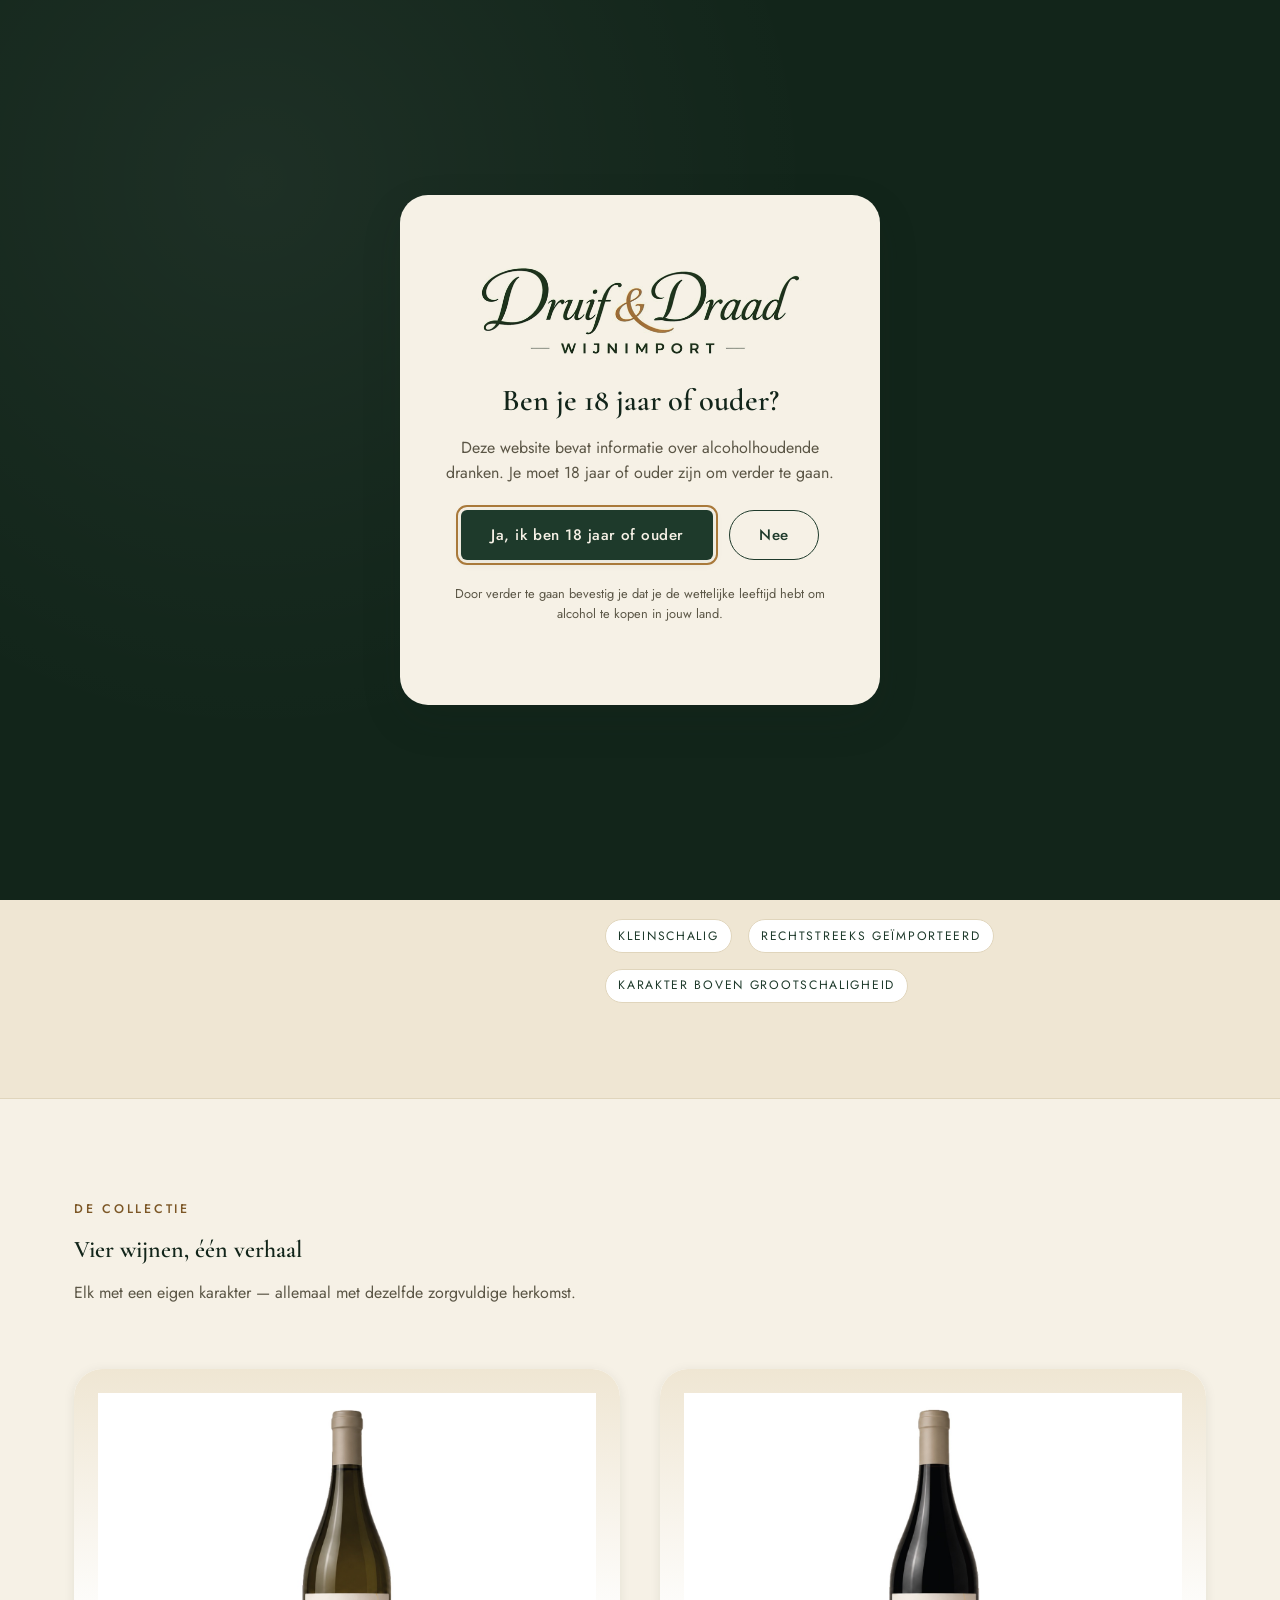
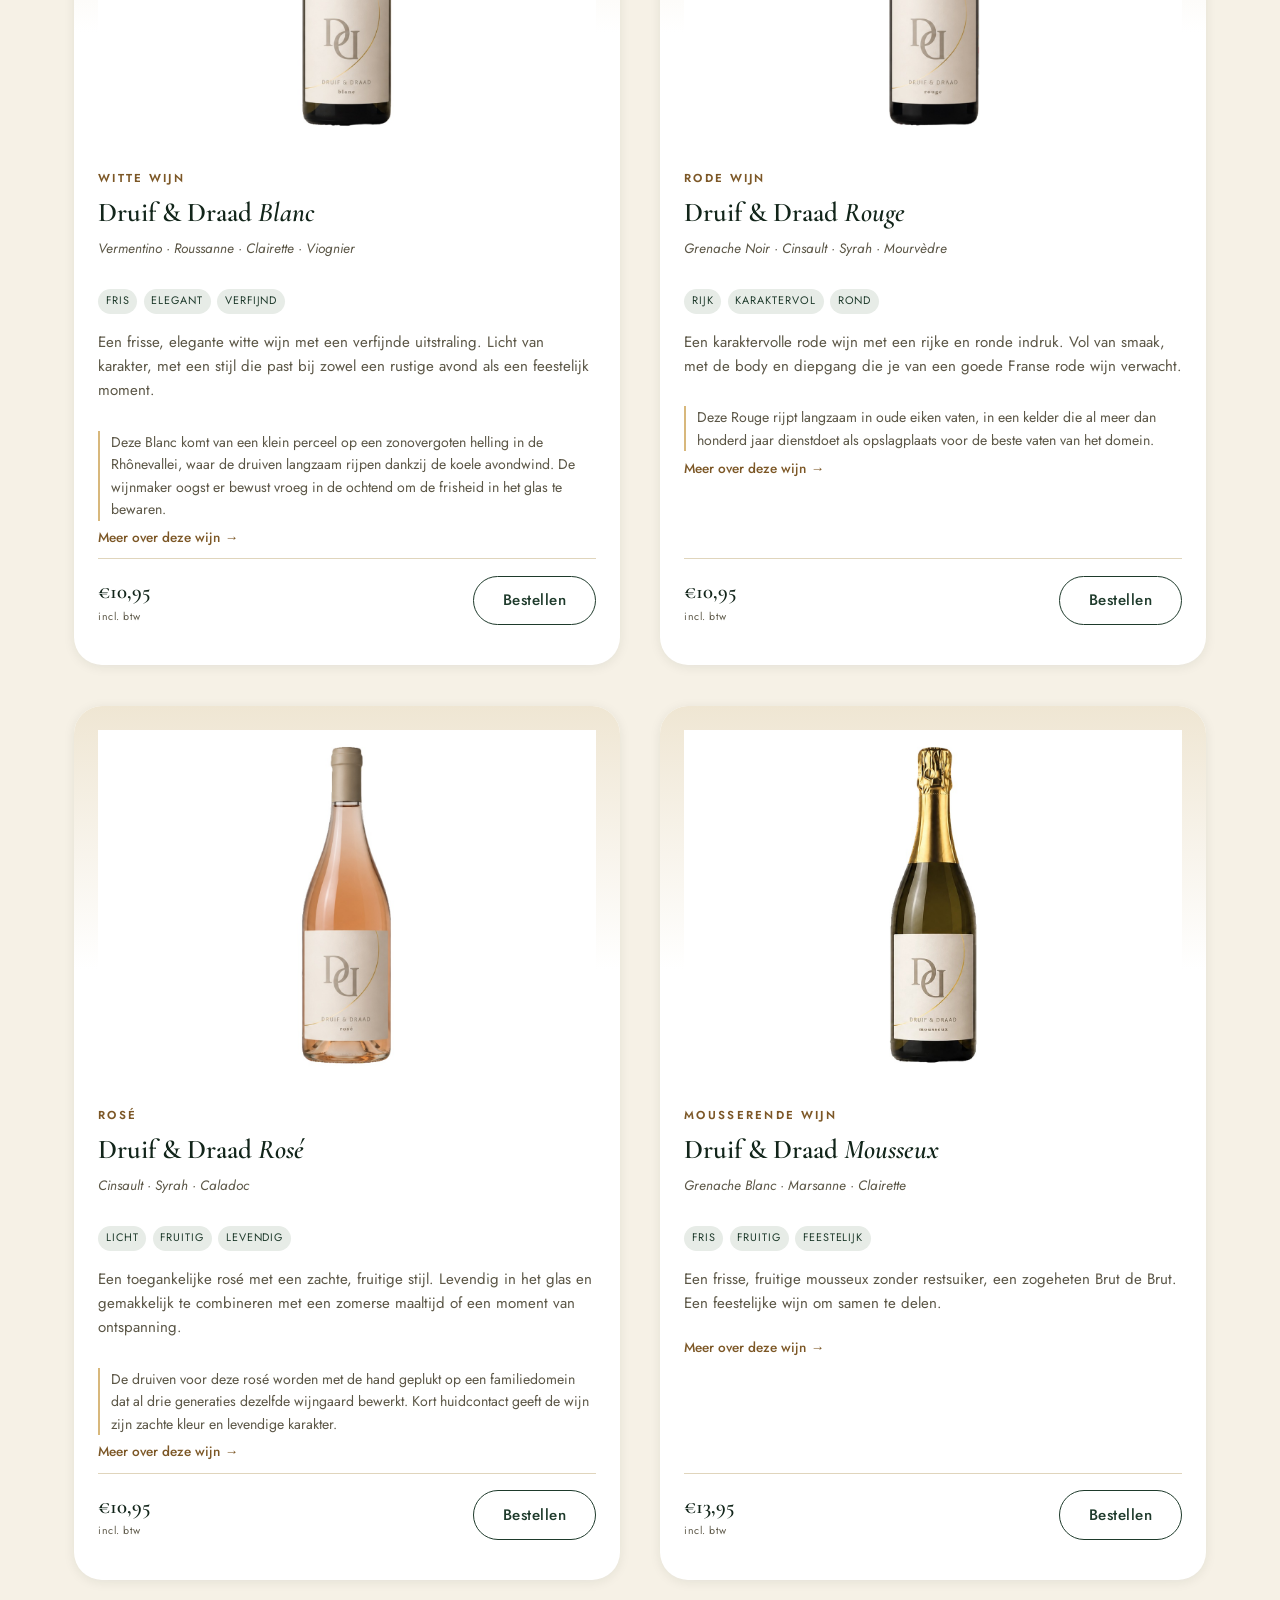
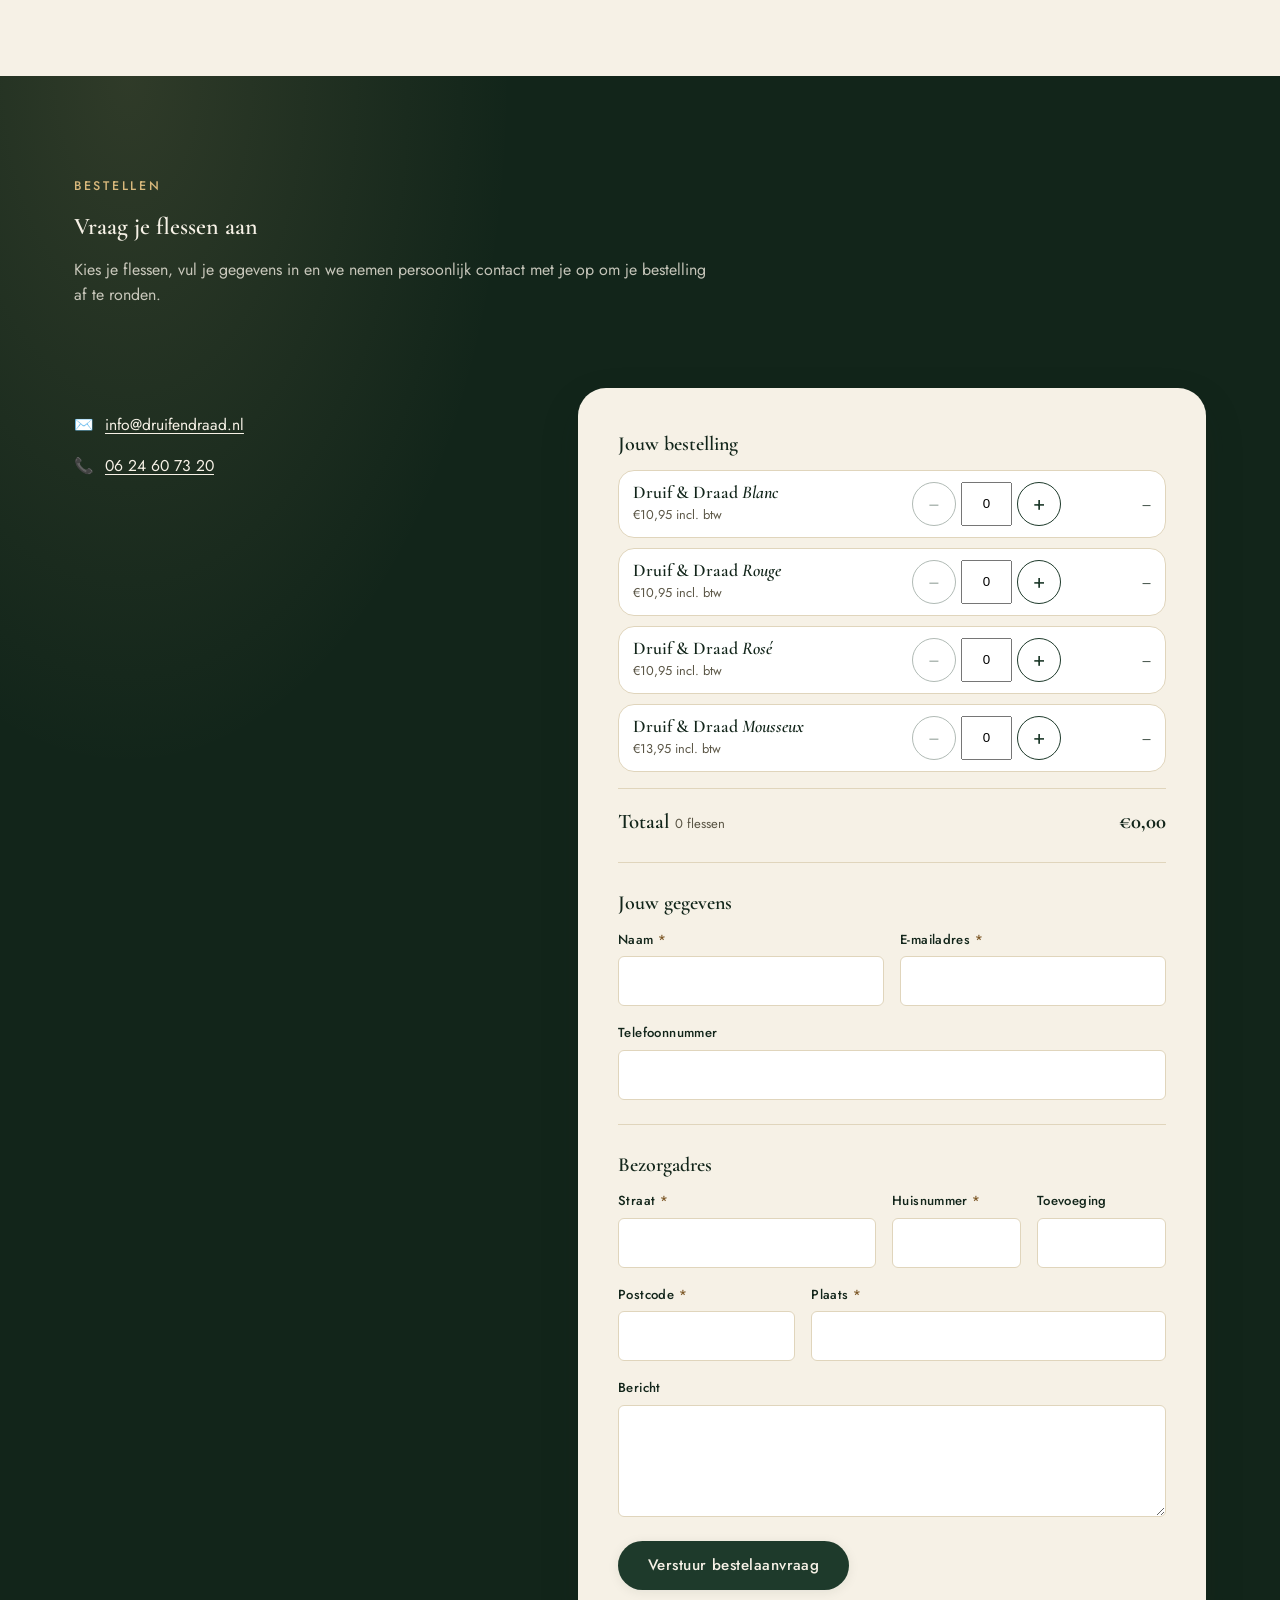
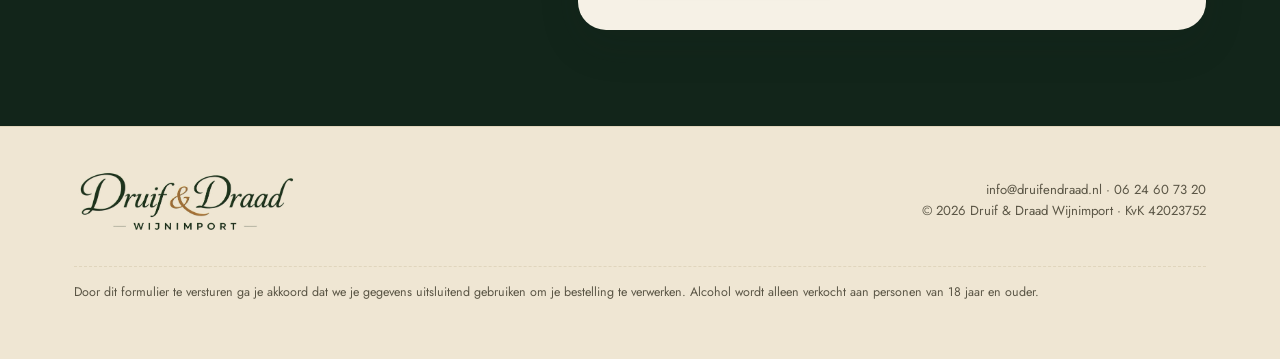
<file: index.html>
<!doctype html>
<html lang="nl">
<head>
  <meta charset="UTF-8">
  <meta name="viewport" content="width=device-width, initial-scale=1">
  <title>Druif &amp; Draad — Franse wijnen, rechtstreeks geïmporteerd</title>
  <meta name="description" content="Druif & Draad is een kleine, onafhankelijke wijnimporteur van Franse wijnen: Blanc, Rouge, Rosé en Mousseux, met zorg geselecteerd bij kleinschalige domeinen.">

  <link rel="icon" type="image/svg+xml" href="assets/img/favicon.svg">
  <link rel="icon" type="image/png" sizes="32x32" href="assets/img/favicon-32.png">
  <link rel="apple-touch-icon" href="assets/img/apple-touch-icon.png">

  <link rel="preconnect" href="https://fonts.googleapis.com">
  <link rel="preconnect" href="https://fonts.gstatic.com" crossorigin>
  <link href="https://fonts.googleapis.com/css2?family=Cormorant+Garamond:ital,wght@0,500;0,600;0,700;1,500;1,600&family=Jost:wght@400;500;600&display=swap" rel="stylesheet">

  <link rel="stylesheet" href="css/style.css">
</head>
<body>
  <a class="skip-link" href="#main-content" data-i18n="skip">Ga naar hoofdinhoud</a>

  <!-- ================= Age gate ================= -->
  <div class="age-gate" id="age-gate" role="dialog" aria-modal="true" aria-labelledby="age-gate-title">
    <div class="age-gate__card" id="age-gate-card">
      <img class="age-gate__logo" src="assets/img/logo.png" width="657" height="196" alt="Druif &amp; Draad Wijnimport">
      <h2 id="age-gate-title" data-i18n="gate.title">Ben je 18 jaar of ouder?</h2>
      <p data-i18n="gate.text">Deze website bevat informatie over alcoholhoudende dranken. Je moet 18 jaar of ouder zijn om verder te gaan.</p>
      <div class="age-gate__actions">
        <button type="button" class="btn btn-primary" id="age-yes" data-i18n="gate.yes">Ja, ik ben 18 jaar of ouder</button>
        <button type="button" class="btn btn-ghost" id="age-no" data-i18n="gate.no">Nee</button>
      </div>
      <p class="age-gate__note" data-i18n="gate.note">Door verder te gaan bevestig je dat je de wettelijke leeftijd hebt om alcohol te kopen in jouw land.</p>
    </div>
  </div>

  <!-- ================= Header ================= -->
  <header class="site-header" id="site-header">
    <div class="container site-header__bar">
      <a class="brand" href="#top">
        <img src="assets/img/logo.png" width="657" height="196" alt="Druif &amp; Draad Wijnimport">
      </a>

      <button class="nav-toggle" id="nav-toggle" aria-expanded="false" aria-controls="site-nav">
        <span class="visually-hidden" data-i18n="nav.toggle">Menu</span>
        <span></span>
      </button>

      <nav class="site-nav" id="site-nav">
        <ul class="nav-links">
          <li><a href="#verhaal" data-i18n="nav.story">Ons verhaal</a></li>
          <li><a href="#wijnen" data-i18n="nav.wines">Wijnen</a></li>
          <li><a href="#bestellen" data-i18n="nav.order">Bestellen</a></li>
          <li><a href="#contact" data-i18n="nav.contact">Contact</a></li>
        </ul>
        <div class="lang-switch" role="group" aria-label="Taal / Language">
          <button type="button" id="lang-nl" aria-pressed="true">NL</button>
          <button type="button" id="lang-en" aria-pressed="false">EN</button>
        </div>
      </nav>
    </div>
  </header>

  <main id="main-content">
    <!-- ================= Hero ================= -->
    <section class="hero" id="top">
      <div class="container">
        <div class="hero__copy reveal">
          <span class="eyebrow" data-i18n="hero.eyebrow">Wijnimport uit Frankrijk</span>
          <h1 class="hero__tagline" data-i18n="hero.tagline">Ontdek. Proef. <em>Deel.</em></h1>
          <p class="hero__lede" data-i18n="hero.lede">Vier Franse wijnen, rechtstreeks geïmporteerd van kleinschalige domeinen — geselecteerd op karakter, niet op grootschaligheid.</p>
          <div class="hero__actions">
            <a class="btn btn-primary" href="#wijnen" data-i18n="hero.cta1">Bekijk de wijnen</a>
            <a class="btn btn-ghost" href="#verhaal" data-i18n="hero.cta2">Ons verhaal</a>
          </div>
        </div>
        <div class="hero__visual reveal">
          <img src="assets/img/wines-group.jpg" width="1400" height="990" alt="Druif &amp; Draad Blanc, Rouge, Rosé en Mousseux naast elkaar" loading="eager" decoding="async">
          <span class="hero__badge" data-i18n="hero.badge">Blanc · Rouge · Rosé · Mousseux</span>
        </div>
      </div>
    </section>

    <!-- ================= Story ================= -->
    <section class="story" id="verhaal">
      <div class="container">
        <div class="reveal">
          <span class="story__mark" aria-hidden="true">&amp;</span>
          <span class="eyebrow" data-i18n="story.eyebrow">Ons verhaal</span>
          <h2 data-i18n="story.heading">De draad tussen wijngaard en tafel</h2>
        </div>
        <div class="reveal">
          <p class="story__text" data-i18n="story.text">Druif &amp; Draad is een kleine, onafhankelijke wijnimporteur die zich richt op wijnen uit Frankrijk. Het idee ontstond uit een liefde voor Franse wijngaarden en het verlangen om die kwaliteit rechtstreeks, zonder omwegen, naar Nederlandse tafels te brengen. Elke fles wordt met zorg geselecteerd bij kleinschalige domeinen, met aandacht voor karakter boven grootschaligheid. De naam verwijst naar de druif zelf en de draad die de wijngaard, de wijnmaker en de mensen die samen een glas delen met elkaar verbindt.</p>
          <ul class="story__keywords">
            <li data-i18n="story.kw1">Kleinschalig</li>
            <li data-i18n="story.kw2">Rechtstreeks geïmporteerd</li>
            <li data-i18n="story.kw3">Karakter boven grootschaligheid</li>
          </ul>
        </div>
      </div>
    </section>

    <!-- ================= Wines ================= -->
    <section class="wines" id="wijnen">
      <div class="container">
        <div class="section-heading reveal">
          <span class="eyebrow" data-i18n="wines.eyebrow">De collectie</span>
          <h2 data-i18n="wines.heading">Vier wijnen, één verhaal</h2>
          <p data-i18n="wines.sub">Elk met een eigen karakter — allemaal met dezelfde zorgvuldige herkomst.</p>
        </div>

        <div class="wines-grid">
          <!-- Blanc -->
          <article class="wine-card reveal">
            <a class="wine-card__figure" href="wijn-blanc.html" aria-label="Meer over Druif &amp; Draad Blanc">
              <img src="assets/img/wine-blanc.jpg" width="1400" height="990" alt="Fles Druif &amp; Draad Blanc" loading="lazy" decoding="async">
            </a>
            <div class="wine-card__body">
              <span class="wine-card__type" data-i18n="wine.blanc.type">Witte wijn</span>
              <h3 class="wine-card__name"><a href="wijn-blanc.html">Druif &amp; Draad <em>Blanc</em></a></h3>
              <p class="wine-card__grapes">Vermentino · Roussanne · Clairette · Viognier</p>
              <ul class="wine-card__keywords">
                <li data-i18n="wine.blanc.kw1">Fris</li>
                <li data-i18n="wine.blanc.kw2">Elegant</li>
                <li data-i18n="wine.blanc.kw3">Verfijnd</li>
              </ul>
              <p class="wine-card__desc" data-i18n="wine.blanc.desc">Een frisse, elegante witte wijn met een verfijnde uitstraling. Licht van karakter, met een stijl die past bij zowel een rustige avond als een feestelijk moment.</p>
              <p class="wine-card__story" data-i18n="wine.blanc.story">Deze Blanc komt van een klein perceel op een zonovergoten helling in de Rhônevallei, waar de druiven langzaam rijpen dankzij de koele avondwind. De wijnmaker oogst er bewust vroeg in de ochtend om de frisheid in het glas te bewaren.</p>
              <a class="wine-card__more" href="wijn-blanc.html" data-i18n="wine.moreCta">Meer over deze wijn <span aria-hidden="true">&rarr;</span></a>
              <div class="wine-card__footer">
                <div class="wine-card__price" data-price-for="blanc">&euro;10,95 <span data-i18n="wine.priceNote">incl. btw</span></div>
                <button type="button" class="btn btn-ghost btn-order-wine" data-wine="blanc" data-i18n="wine.orderCta">Bestellen</button>
              </div>
            </div>
          </article>

          <!-- Rouge -->
          <article class="wine-card reveal">
            <a class="wine-card__figure" href="wijn-rouge.html" aria-label="Meer over Druif &amp; Draad Rouge">
              <img src="assets/img/wine-rouge.jpg" width="1400" height="990" alt="Fles Druif &amp; Draad Rouge" loading="lazy" decoding="async">
            </a>
            <div class="wine-card__body">
              <span class="wine-card__type" data-i18n="wine.rouge.type">Rode wijn</span>
              <h3 class="wine-card__name"><a href="wijn-rouge.html">Druif &amp; Draad <em>Rouge</em></a></h3>
              <p class="wine-card__grapes">Grenache Noir · Cinsault · Syrah · Mourv&egrave;dre</p>
              <ul class="wine-card__keywords">
                <li data-i18n="wine.rouge.kw1">Rijk</li>
                <li data-i18n="wine.rouge.kw2">Karaktervol</li>
                <li data-i18n="wine.rouge.kw3">Rond</li>
              </ul>
              <p class="wine-card__desc" data-i18n="wine.rouge.desc">Een karaktervolle rode wijn met een rijke en ronde indruk. Vol van smaak, met de body en diepgang die je van een goede Franse rode wijn verwacht.</p>
              <p class="wine-card__story" data-i18n="wine.rouge.story">Deze Rouge rijpt langzaam in oude eiken vaten, in een kelder die al meer dan honderd jaar dienstdoet als opslagplaats voor de beste vaten van het domein.</p>
              <a class="wine-card__more" href="wijn-rouge.html" data-i18n="wine.moreCta">Meer over deze wijn <span aria-hidden="true">&rarr;</span></a>
              <div class="wine-card__footer">
                <div class="wine-card__price" data-price-for="rouge">&euro;10,95 <span data-i18n="wine.priceNote">incl. btw</span></div>
                <button type="button" class="btn btn-ghost btn-order-wine" data-wine="rouge" data-i18n="wine.orderCta">Bestellen</button>
              </div>
            </div>
          </article>

          <!-- Rosé -->
          <article class="wine-card reveal">
            <a class="wine-card__figure" href="wijn-rose.html" aria-label="Meer over Druif &amp; Draad Ros&eacute;">
              <img src="assets/img/wine-rose.jpg" width="1400" height="990" alt="Fles Druif &amp; Draad Ros&eacute;" loading="lazy" decoding="async">
            </a>
            <div class="wine-card__body">
              <span class="wine-card__type" data-i18n="wine.rose.type">Rosé</span>
              <h3 class="wine-card__name"><a href="wijn-rose.html">Druif &amp; Draad <em>Ros&eacute;</em></a></h3>
              <p class="wine-card__grapes">Cinsault · Syrah · Caladoc</p>
              <ul class="wine-card__keywords">
                <li data-i18n="wine.rose.kw1">Licht</li>
                <li data-i18n="wine.rose.kw2">Fruitig</li>
                <li data-i18n="wine.rose.kw3">Levendig</li>
              </ul>
              <p class="wine-card__desc" data-i18n="wine.rose.desc">Een toegankelijke ros&eacute; met een zachte, fruitige stijl. Levendig in het glas en gemakkelijk te combineren met een zomerse maaltijd of een moment van ontspanning.</p>
              <p class="wine-card__story" data-i18n="wine.rose.story">De druiven voor deze ros&eacute; worden met de hand geplukt op een familiedomein dat al drie generaties dezelfde wijngaard bewerkt. Kort huidcontact geeft de wijn zijn zachte kleur en levendige karakter.</p>
              <a class="wine-card__more" href="wijn-rose.html" data-i18n="wine.moreCta">Meer over deze wijn <span aria-hidden="true">&rarr;</span></a>
              <div class="wine-card__footer">
                <div class="wine-card__price" data-price-for="rose">&euro;10,95 <span data-i18n="wine.priceNote">incl. btw</span></div>
                <button type="button" class="btn btn-ghost btn-order-wine" data-wine="rose" data-i18n="wine.orderCta">Bestellen</button>
              </div>
            </div>
          </article>
          <!-- Mousseux -->
          <article class="wine-card reveal">
            <a class="wine-card__figure" href="wijn-mousseux.html" aria-label="Meer over Druif &amp; Draad Mousseux">
              <img src="assets/img/wine-mousseux.jpg" width="1400" height="990" alt="Fles Druif &amp; Draad Mousseux" loading="lazy" decoding="async">
            </a>
            <div class="wine-card__body">
              <span class="wine-card__type" data-i18n="wine.mousseux.type">Mousserende wijn</span>
              <h3 class="wine-card__name"><a href="wijn-mousseux.html">Druif &amp; Draad <em>Mousseux</em></a></h3>
              <p class="wine-card__grapes">Grenache Blanc · Marsanne · Clairette</p>
              <ul class="wine-card__keywords">
                <li data-i18n="wine.mousseux.kw1">Fris</li>
                <li data-i18n="wine.mousseux.kw2">Fruitig</li>
                <li data-i18n="wine.mousseux.kw3">Feestelijk</li>
              </ul>
              <p class="wine-card__desc" data-i18n="wine.mousseux.desc">Een frisse, fruitige mousseux zonder restsuiker, een zogeheten Brut de Brut. Een feestelijke wijn om samen te delen.</p>
              <a class="wine-card__more" href="wijn-mousseux.html" data-i18n="wine.moreCta">Meer over deze wijn <span aria-hidden="true">&rarr;</span></a>
              <div class="wine-card__footer">
                <div class="wine-card__price" data-price-for="mousseux">&euro;13,95 <span data-i18n="wine.priceNote">incl. btw</span></div>
                <button type="button" class="btn btn-ghost btn-order-wine" data-wine="mousseux" data-i18n="wine.orderCta">Bestellen</button>
              </div>
            </div>
          </article>
        </div>
      </div>
    </section>

    <!-- ================= Order ================= -->
    <section class="order" id="bestellen">
      <div class="container">
        <div class="section-heading reveal">
          <span class="eyebrow" data-i18n="order.eyebrow">Bestellen</span>
          <h2 data-i18n="order.heading">Vraag je flessen aan</h2>
          <p data-i18n="order.sub">Kies je flessen, vul je gegevens in en we nemen persoonlijk contact met je op om je bestelling af te ronden.</p>
        </div>

        <div class="order-layout">
          <div class="reveal">
            <ul class="order-info__list">
              <li>✉️ <a href="mailto:info@druifendraad.nl">info@druifendraad.nl</a></li>
              <li>📞 <a href="tel:+31624607320">06 24 60 73 20</a></li>
            </ul>
          </div>

          <form class="order-form reveal" id="order-form" novalidate>
            <p class="visually-hidden" aria-hidden="true">
              <label>Niet invullen <input type="text" name="_gotcha" tabindex="-1" autocomplete="off"></label>
            </p>
            <fieldset class="order-fieldset">
              <legend data-i18n="order.yourOrder">Jouw bestelling</legend>
              <div class="order-lines">
                <div class="order-line" data-wine="blanc" data-name="Blanc" data-price="10.95">
                  <div class="order-line__info">
                    <span class="order-line__name">Druif &amp; Draad <em>Blanc</em></span>
                    <span class="order-line__price" data-price-for="blanc">&euro;10,95 <span data-i18n="wine.priceNote">incl. btw</span></span>
                  </div>
                  <div class="stepper">
                    <button type="button" class="stepper__btn" data-step="-1" data-i18n-aria="order.less" aria-label="Minder">&minus;</button>
                    <input class="order-qty" type="number" name="aantal_blanc" min="0" max="99" value="0" inputmode="numeric" data-i18n-aria="order.qtyBlanc" aria-label="Aantal flessen Blanc">
                    <button type="button" class="stepper__btn" data-step="1" data-i18n-aria="order.more" aria-label="Meer">+</button>
                  </div>
                  <span class="order-line__sub">&ndash;</span>
                </div>

                <div class="order-line" data-wine="rouge" data-name="Rouge" data-price="10.95">
                  <div class="order-line__info">
                    <span class="order-line__name">Druif &amp; Draad <em>Rouge</em></span>
                    <span class="order-line__price" data-price-for="rouge">&euro;10,95 <span data-i18n="wine.priceNote">incl. btw</span></span>
                  </div>
                  <div class="stepper">
                    <button type="button" class="stepper__btn" data-step="-1" data-i18n-aria="order.less" aria-label="Minder">&minus;</button>
                    <input class="order-qty" type="number" name="aantal_rouge" min="0" max="99" value="0" inputmode="numeric" data-i18n-aria="order.qtyRouge" aria-label="Aantal flessen Rouge">
                    <button type="button" class="stepper__btn" data-step="1" data-i18n-aria="order.more" aria-label="Meer">+</button>
                  </div>
                  <span class="order-line__sub">&ndash;</span>
                </div>

                <div class="order-line" data-wine="rose" data-name="Rosé" data-price="10.95">
                  <div class="order-line__info">
                    <span class="order-line__name">Druif &amp; Draad <em>Ros&eacute;</em></span>
                    <span class="order-line__price" data-price-for="rose">&euro;10,95 <span data-i18n="wine.priceNote">incl. btw</span></span>
                  </div>
                  <div class="stepper">
                    <button type="button" class="stepper__btn" data-step="-1" data-i18n-aria="order.less" aria-label="Minder">&minus;</button>
                    <input class="order-qty" type="number" name="aantal_rose" min="0" max="99" value="0" inputmode="numeric" data-i18n-aria="order.qtyRose" aria-label="Aantal flessen Rosé">
                    <button type="button" class="stepper__btn" data-step="1" data-i18n-aria="order.more" aria-label="Meer">+</button>
                  </div>
                  <span class="order-line__sub">&ndash;</span>
                </div>

                <div class="order-line" data-wine="mousseux" data-name="Mousseux" data-price="13.95">
                  <div class="order-line__info">
                    <span class="order-line__name">Druif &amp; Draad <em>Mousseux</em></span>
                    <span class="order-line__price" data-price-for="mousseux">&euro;13,95 <span data-i18n="wine.priceNote">incl. btw</span></span>
                  </div>
                  <div class="stepper">
                    <button type="button" class="stepper__btn" data-step="-1" data-i18n-aria="order.less" aria-label="Minder">&minus;</button>
                    <input class="order-qty" type="number" name="aantal_mousseux" min="0" max="99" value="0" inputmode="numeric" data-i18n-aria="order.qtyMousseux" aria-label="Aantal flessen Mousseux">
                    <button type="button" class="stepper__btn" data-step="1" data-i18n-aria="order.more" aria-label="Meer">+</button>
                  </div>
                  <span class="order-line__sub">&ndash;</span>
                </div>
              </div>

              <div class="order-total" aria-live="polite">
                <span><span data-i18n="order.total">Totaal</span> <small id="order-total-count">0 flessen</small></span>
                <strong id="order-total-amount">&euro;0,00</strong>
              </div>
              <p class="order-lines-error" id="order-lines-error" role="alert" hidden></p>
            </fieldset>

            <fieldset class="order-fieldset">
              <legend data-i18n="order.contact">Jouw gegevens</legend>
              <div class="form-row two-col">
                <div class="field">
                  <label for="f-name" class="field-required" data-i18n="order.name">Naam</label>
                  <input type="text" id="f-name" name="naam" autocomplete="name" required>
                </div>
                <div class="field">
                  <label for="f-email" class="field-required" data-i18n="order.email">E-mailadres</label>
                  <input type="email" id="f-email" name="email" autocomplete="email" required>
                </div>
              </div>
              <div class="field">
                <label for="f-phone" data-i18n="order.phone">Telefoonnummer <span class="hint" data-i18n="order.optional">(optioneel)</span></label>
                <input type="tel" id="f-phone" name="telefoon" autocomplete="tel">
              </div>
            </fieldset>

            <fieldset class="order-fieldset">
              <legend data-i18n="order.address">Bezorgadres</legend>
              <div class="form-row address-street">
                <div class="field">
                  <label for="f-street" class="field-required" data-i18n="order.street">Straat</label>
                  <input type="text" id="f-street" name="straat" autocomplete="address-line1" required>
                </div>
                <div class="field">
                  <label for="f-number" class="field-required" data-i18n="order.houseNumber">Huisnummer</label>
                  <input type="text" id="f-number" name="huisnummer" inputmode="numeric" autocomplete="off" required>
                </div>
                <div class="field">
                  <label for="f-addition" data-i18n="order.addition">Toevoeging</label>
                  <input type="text" id="f-addition" name="toevoeging" autocomplete="off">
                </div>
              </div>
              <div class="form-row address-city">
                <div class="field">
                  <label for="f-postcode" class="field-required" data-i18n="order.postcode">Postcode</label>
                  <input type="text" id="f-postcode" name="postcode" autocomplete="postal-code" pattern="[1-9][0-9]{3} ?[A-Za-z]{2}" maxlength="7" required>
                </div>
                <div class="field">
                  <label for="f-city" class="field-required" data-i18n="order.city">Plaats</label>
                  <input type="text" id="f-city" name="plaats" autocomplete="address-level2" required>
                </div>
              </div>
            </fieldset>

            <div class="field">
              <label for="f-message" data-i18n="order.message">Bericht <span class="hint" data-i18n="order.optional">(optioneel)</span></label>
              <textarea id="f-message" name="bericht" rows="3"></textarea>
            </div>

            <div class="order-form__footer">
              <button type="submit" class="btn btn-primary" id="order-submit" data-loading="false">
                <span class="btn-spinner" aria-hidden="true"></span>
                <span class="btn-label" data-i18n="order.submit">Verstuur bestelaanvraag</span>
              </button>
              <p class="form-status" id="form-status" role="status" aria-live="polite"></p>
            </div>
          </form>
        </div>
      </div>
    </section>
  </main>

  <!-- ================= Footer ================= -->
  <footer class="site-footer" id="contact">
    <div class="container">
      <div class="site-footer__brand">
        <img src="assets/img/logo.png" width="657" height="196" alt="" aria-hidden="true">
      </div>
      <div class="site-footer__meta">
        <p>info@druifendraad.nl · 06 24 60 73 20</p>
        <p>&copy; <span id="year"></span> Druif &amp; Draad Wijnimport · KvK 42023752</p>
      </div>
      <p class="site-footer__legal-note" data-i18n="footer.legal">Door dit formulier te versturen ga je akkoord dat we je gegevens uitsluitend gebruiken om je bestelling te verwerken. Alcohol wordt alleen verkocht aan personen van 18 jaar en ouder.</p>
    </div>
  </footer>

  <script src="js/config.js"></script>
  <script src="js/main.js"></script>
</body>
</html>
</file>
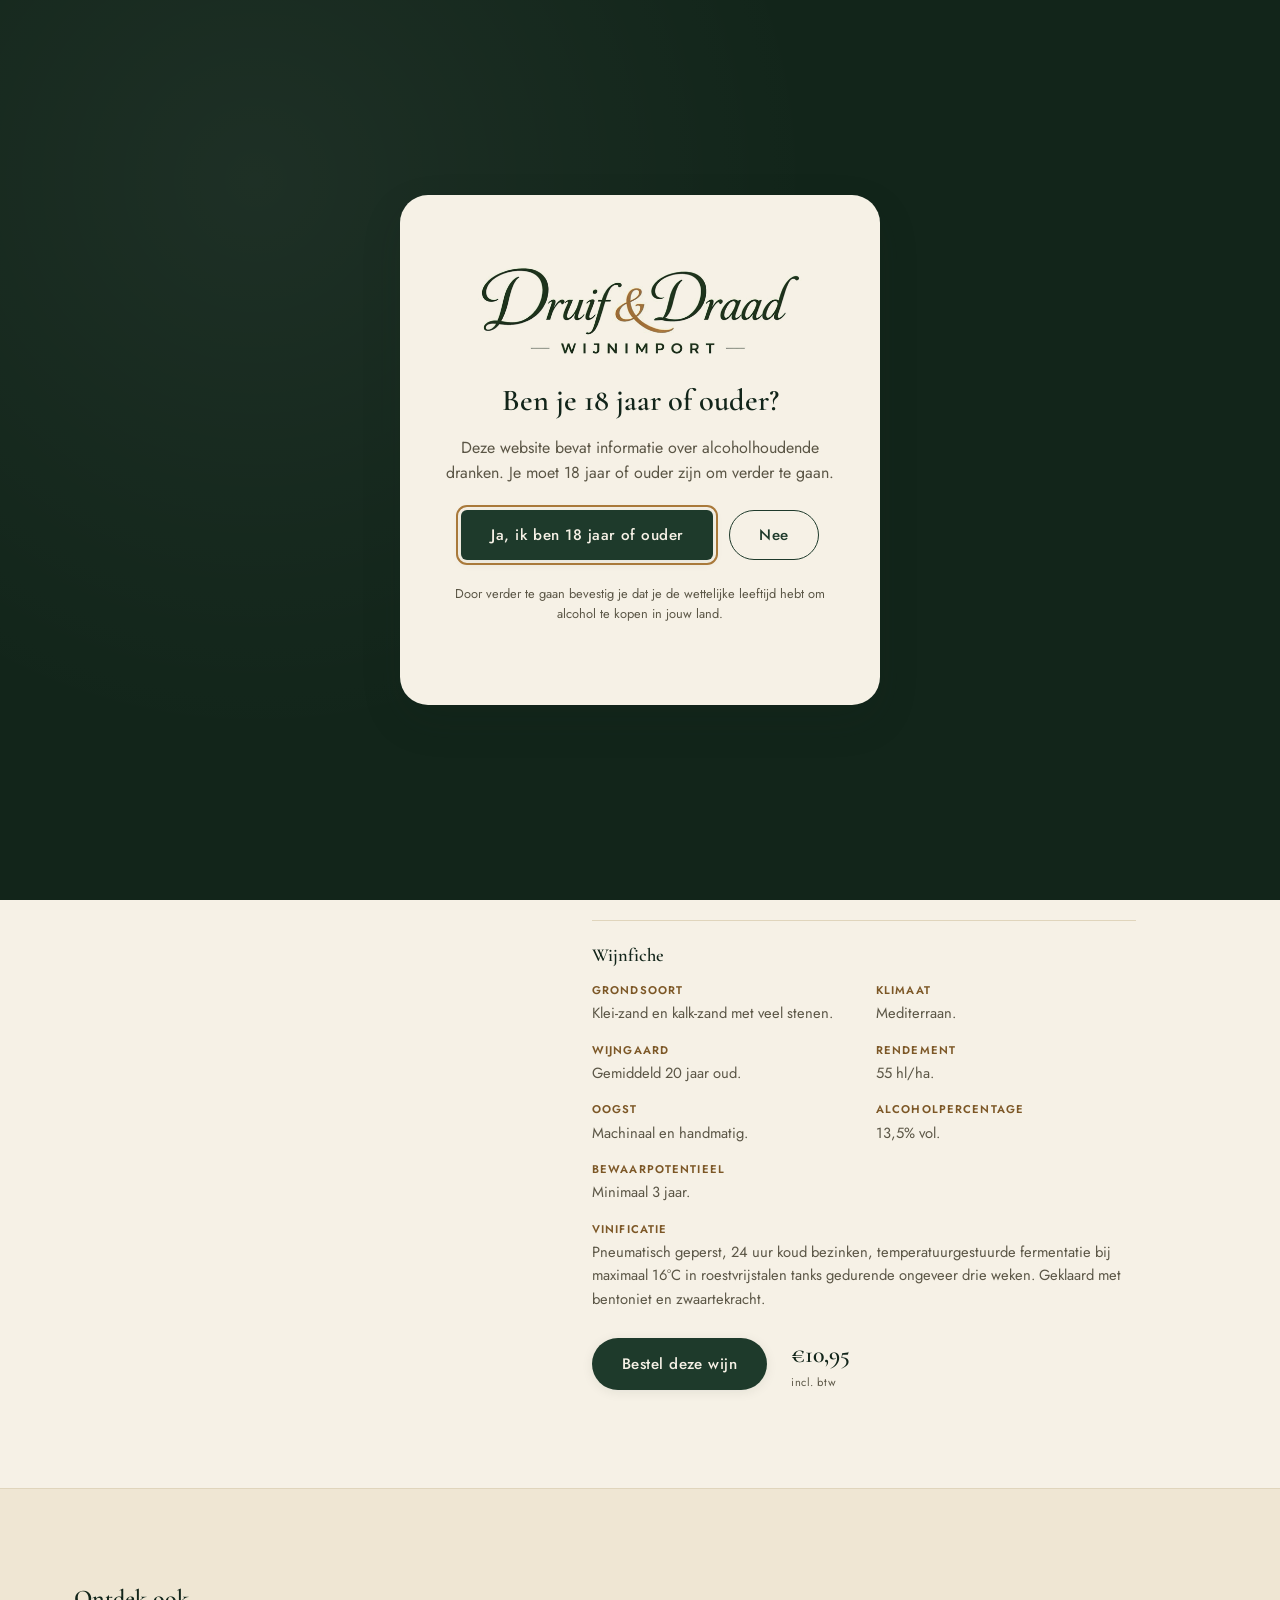
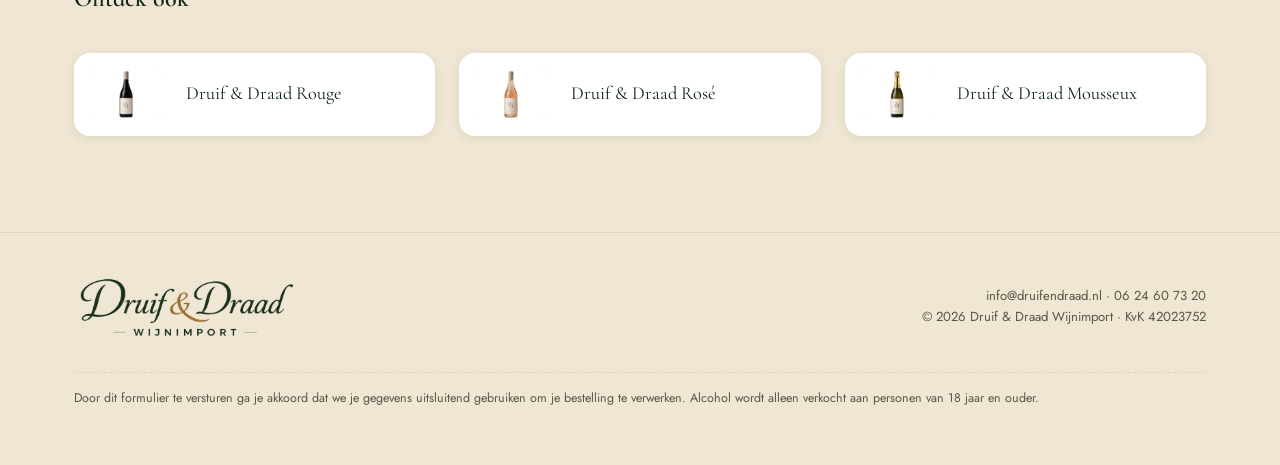
<file: wijn-blanc.html>
<!doctype html>
<html lang="nl">
<head>
  <meta charset="UTF-8">
  <meta name="viewport" content="width=device-width, initial-scale=1">
  <title>Druif &amp; Draad Blanc — Franse witte wijn</title>
  <meta name="description" content="Druif & Draad Blanc: een frisse, elegante witte wijn van Vermentino, Roussanne, Clairette en Viognier, biologisch geteeld in het mediterrane zuiden van Frankrijk.">

  <link rel="icon" type="image/svg+xml" href="assets/img/favicon.svg">
  <link rel="icon" type="image/png" sizes="32x32" href="assets/img/favicon-32.png">
  <link rel="apple-touch-icon" href="assets/img/apple-touch-icon.png">

  <link rel="preconnect" href="https://fonts.googleapis.com">
  <link rel="preconnect" href="https://fonts.gstatic.com" crossorigin>
  <link href="https://fonts.googleapis.com/css2?family=Cormorant+Garamond:ital,wght@0,500;0,600;0,700;1,500;1,600&family=Jost:wght@400;500;600&display=swap" rel="stylesheet">

  <link rel="stylesheet" href="css/style.css">
</head>
<body>
  <a class="skip-link" href="#main-content" data-i18n="skip">Ga naar hoofdinhoud</a>

  <!-- ================= Age gate ================= -->
  <div class="age-gate" id="age-gate" role="dialog" aria-modal="true" aria-labelledby="age-gate-title">
    <div class="age-gate__card" id="age-gate-card">
      <img class="age-gate__logo" src="assets/img/logo.png" width="657" height="196" alt="Druif &amp; Draad Wijnimport">
      <h2 id="age-gate-title" data-i18n="gate.title">Ben je 18 jaar of ouder?</h2>
      <p data-i18n="gate.text">Deze website bevat informatie over alcoholhoudende dranken. Je moet 18 jaar of ouder zijn om verder te gaan.</p>
      <div class="age-gate__actions">
        <button type="button" class="btn btn-primary" id="age-yes" data-i18n="gate.yes">Ja, ik ben 18 jaar of ouder</button>
        <button type="button" class="btn btn-ghost" id="age-no" data-i18n="gate.no">Nee</button>
      </div>
      <p class="age-gate__note" data-i18n="gate.note">Door verder te gaan bevestig je dat je de wettelijke leeftijd hebt om alcohol te kopen in jouw land.</p>
    </div>
  </div>

  <!-- ================= Header ================= -->
  <header class="site-header" id="site-header">
    <div class="container site-header__bar">
      <a class="brand" href="index.html#top">
        <img src="assets/img/logo.png" width="657" height="196" alt="Druif &amp; Draad Wijnimport">
      </a>

      <button class="nav-toggle" id="nav-toggle" aria-expanded="false" aria-controls="site-nav">
        <span class="visually-hidden" data-i18n="nav.toggle">Menu</span>
        <span></span>
      </button>

      <nav class="site-nav" id="site-nav">
        <ul class="nav-links">
          <li><a href="index.html#verhaal" data-i18n="nav.story">Ons verhaal</a></li>
          <li><a href="index.html#wijnen" data-i18n="nav.wines">Wijnen</a></li>
          <li><a href="index.html#bestellen" data-i18n="nav.order">Bestellen</a></li>
          <li><a href="index.html#contact" data-i18n="nav.contact">Contact</a></li>
        </ul>
        <div class="lang-switch" role="group" aria-label="Taal / Language">
          <button type="button" id="lang-nl" aria-pressed="true">NL</button>
          <button type="button" id="lang-en" aria-pressed="false">EN</button>
        </div>
      </nav>
    </div>
  </header>

  <main id="main-content">
    <!-- ================= Wine detail ================= -->
    <section class="wine-detail">
      <div class="container">
        <a class="wine-detail__back" href="index.html#wijnen" data-i18n="winepage.back">&larr; Alle wijnen</a>

        <div class="wine-detail__layout">
          <div class="wine-detail__visual reveal">
            <img src="assets/img/wine-blanc.jpg" width="1400" height="990" alt="Fles Druif &amp; Draad Blanc" loading="eager" decoding="async">
          </div>
          <div class="wine-detail__copy reveal">
            <span class="wine-card__type" data-i18n="wine.blanc.type">Witte wijn</span>
            <h1 class="wine-detail__name">Druif &amp; Draad <em>Blanc</em></h1>
            <p class="wine-card__grapes">Vermentino · Roussanne · Clairette · Viognier</p>
            <div class="wine-detail__badges">
              <span class="wine-detail__classification" data-i18n="wine.blanc.classification">Vin de Pays de M&eacute;diterran&eacute;e</span>
              <span class="wine-detail__badge" data-i18n="wine.blanc.badge1">Biologisch</span>
              <span class="wine-detail__badge" data-i18n="wine.blanc.badge2">Vegan</span>
            </div>
            <ul class="wine-card__keywords">
              <li data-i18n="wine.blanc.kw1">Fris</li>
              <li data-i18n="wine.blanc.kw2">Elegant</li>
              <li data-i18n="wine.blanc.kw3">Verfijnd</li>
            </ul>
            <p class="wine-detail__desc" data-i18n="wine.blanc.desc">Een frisse, elegante witte wijn met een verfijnde uitstraling. Licht van karakter, met een stijl die past bij zowel een rustige avond als een feestelijk moment.</p>
            <p class="wine-detail__story" data-i18n="wine.blanc.storyFull">Deze Blanc komt van een klein perceel op een zonovergoten helling in de Rhônevallei, waar de druiven langzaam rijpen dankzij de koele avondwind. De wijnmaker oogst er bewust vroeg in de ochtend om de frisheid in het glas te bewaren. Het resultaat is een wijn die de rust van die heuvel in elke slok meedraagt.</p>

            <span class="wine-card__type" data-i18n="winepage.tastingLabel">Proeverij</span>
            <p class="wine-detail__desc" data-i18n="wine.blanc.tasting">Een witte wijn vol fruit, met aroma&rsquo;s van abrikoos, perzik, ananas en een vleugje venkel. De smaak is vol, rond en aangenaam vet, met een lange, elegante afdronk.</p>

            <div class="wine-detail__meta">
              <span class="wine-detail__meta-label" data-i18n="winepage.serveLabel">Serveertip</span>
              <p data-i18n="wine.blanc.pairing">Heerlijk als aperitief of bij de maaltijd &mdash; en verrassend lekker bij een kaasplateau.</p>
            </div>

            <div class="wine-detail__specs">
              <h2 data-i18n="winepage.specsHeading">Wijnfiche</h2>
              <dl>
                <div><dt data-i18n="specs.soil">Grondsoort</dt><dd data-i18n="wine.blanc.spec.soil">Klei-zand en kalk-zand met veel stenen.</dd></div>
                <div><dt data-i18n="specs.climate">Klimaat</dt><dd data-i18n="wine.blanc.spec.climate">Mediterraan.</dd></div>
                <div><dt data-i18n="specs.vineyard">Wijngaard</dt><dd data-i18n="wine.blanc.spec.vineyard">Gemiddeld 20 jaar oud.</dd></div>
                <div><dt data-i18n="specs.yield">Rendement</dt><dd data-i18n="wine.blanc.spec.yield">55 hl/ha.</dd></div>
                <div><dt data-i18n="specs.harvest">Oogst</dt><dd data-i18n="wine.blanc.spec.harvest">Machinaal en handmatig.</dd></div>
                <div><dt data-i18n="specs.abv">Alcoholpercentage</dt><dd data-i18n="wine.blanc.spec.abv">13,5% vol.</dd></div>
                <div><dt data-i18n="specs.aging">Bewaarpotentieel</dt><dd data-i18n="wine.blanc.spec.aging">Minimaal 3 jaar.</dd></div>
                <div class="wine-detail__specs-full"><dt data-i18n="specs.vinification">Vinificatie</dt><dd data-i18n="wine.blanc.spec.vinification">Pneumatisch geperst, 24 uur koud bezinken, temperatuurgestuurde fermentatie bij maximaal 16&deg;C in roestvrijstalen tanks gedurende ongeveer drie weken. Geklaard met bentoniet en zwaartekracht.</dd></div>
              </dl>
            </div>

            <div class="wine-detail__actions">
              <a class="btn btn-primary" href="index.html?wine=blanc#bestellen" data-i18n="winepage.orderCta">Bestel deze wijn</a>
              <div class="wine-detail__price" data-price-for="blanc">&euro;10,95 <span data-i18n="wine.priceNote">incl. btw</span></div>
            </div>
          </div>
        </div>
      </div>
    </section>

    <!-- ================= Other wines ================= -->
    <section class="wine-detail__others">
      <div class="container">
        <h2 data-i18n="winepage.othersHeading">Ontdek ook</h2>
        <div class="wine-detail__others-grid">
          <a class="wine-detail__other-card" href="wijn-rouge.html">
            <img src="assets/img/wine-rouge.jpg" width="1400" height="990" alt="" aria-hidden="true">
            <span>Druif &amp; Draad Rouge</span>
          </a>
          <a class="wine-detail__other-card" href="wijn-rose.html">
            <img src="assets/img/wine-rose.jpg" width="1400" height="990" alt="" aria-hidden="true">
            <span>Druif &amp; Draad Ros&eacute;</span>
          </a>
          <a class="wine-detail__other-card" href="wijn-mousseux.html">
            <img src="assets/img/wine-mousseux.jpg" width="1400" height="990" alt="" aria-hidden="true">
            <span>Druif &amp; Draad Mousseux</span>
          </a>
        </div>
      </div>
    </section>
  </main>

  <!-- ================= Footer ================= -->
  <footer class="site-footer" id="contact">
    <div class="container">
      <div class="site-footer__brand">
        <img src="assets/img/logo.png" width="657" height="196" alt="" aria-hidden="true">
      </div>
      <div class="site-footer__meta">
        <p>info@druifendraad.nl · 06 24 60 73 20</p>
        <p>&copy; <span id="year"></span> Druif &amp; Draad Wijnimport · KvK 42023752</p>
      </div>
      <p class="site-footer__legal-note" data-i18n="footer.legal">Door dit formulier te versturen ga je akkoord dat we je gegevens uitsluitend gebruiken om je bestelling te verwerken. Alcohol wordt alleen verkocht aan personen van 18 jaar en ouder.</p>
    </div>
  </footer>

  <script src="js/config.js"></script>
  <script src="js/main.js"></script>
</body>
</html>
</file>
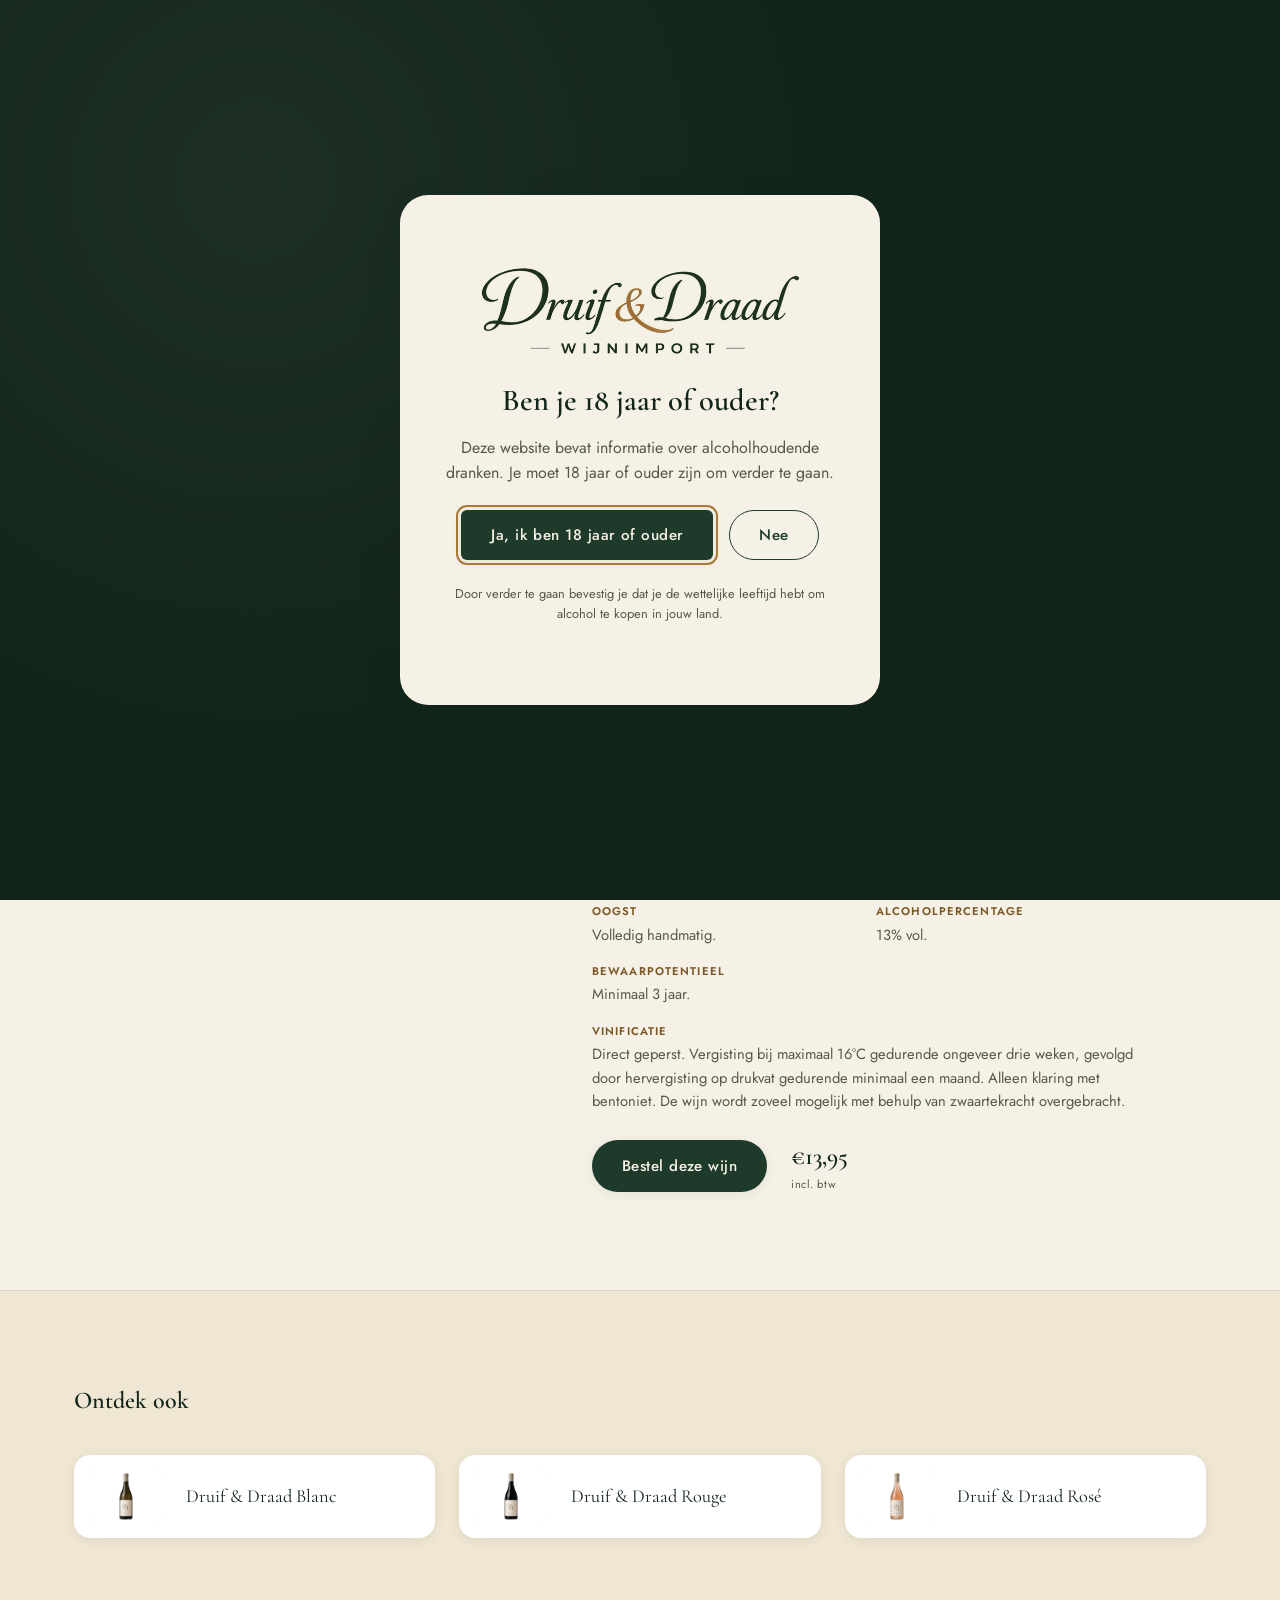
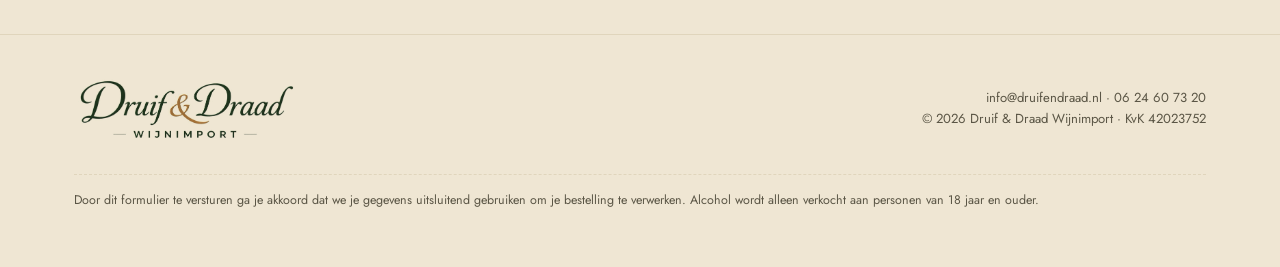
<file: wijn-mousseux.html>
<!doctype html>
<html lang="nl">
<head>
  <meta charset="UTF-8">
  <meta name="viewport" content="width=device-width, initial-scale=1">
  <title>Druif &amp; Draad Mousseux — Franse mousserende wijn</title>
  <meta name="description" content="Druif & Draad Mousseux: een frisse, fruitige Brut de Brut van Grenache Blanc, Marsanne en Clairette, volledig met de hand geoogst in het mediterrane zuiden van Frankrijk. Vegan.">

  <link rel="icon" type="image/svg+xml" href="assets/img/favicon.svg">
  <link rel="icon" type="image/png" sizes="32x32" href="assets/img/favicon-32.png">
  <link rel="apple-touch-icon" href="assets/img/apple-touch-icon.png">

  <link rel="preconnect" href="https://fonts.googleapis.com">
  <link rel="preconnect" href="https://fonts.gstatic.com" crossorigin>
  <link href="https://fonts.googleapis.com/css2?family=Cormorant+Garamond:ital,wght@0,500;0,600;0,700;1,500;1,600&family=Jost:wght@400;500;600&display=swap" rel="stylesheet">

  <link rel="stylesheet" href="css/style.css">
</head>
<body>
  <a class="skip-link" href="#main-content" data-i18n="skip">Ga naar hoofdinhoud</a>

  <!-- ================= Age gate ================= -->
  <div class="age-gate" id="age-gate" role="dialog" aria-modal="true" aria-labelledby="age-gate-title">
    <div class="age-gate__card" id="age-gate-card">
      <img class="age-gate__logo" src="assets/img/logo.png" width="657" height="196" alt="Druif &amp; Draad Wijnimport">
      <h2 id="age-gate-title" data-i18n="gate.title">Ben je 18 jaar of ouder?</h2>
      <p data-i18n="gate.text">Deze website bevat informatie over alcoholhoudende dranken. Je moet 18 jaar of ouder zijn om verder te gaan.</p>
      <div class="age-gate__actions">
        <button type="button" class="btn btn-primary" id="age-yes" data-i18n="gate.yes">Ja, ik ben 18 jaar of ouder</button>
        <button type="button" class="btn btn-ghost" id="age-no" data-i18n="gate.no">Nee</button>
      </div>
      <p class="age-gate__note" data-i18n="gate.note">Door verder te gaan bevestig je dat je de wettelijke leeftijd hebt om alcohol te kopen in jouw land.</p>
    </div>
  </div>

  <!-- ================= Header ================= -->
  <header class="site-header" id="site-header">
    <div class="container site-header__bar">
      <a class="brand" href="index.html#top">
        <img src="assets/img/logo.png" width="657" height="196" alt="Druif &amp; Draad Wijnimport">
      </a>

      <button class="nav-toggle" id="nav-toggle" aria-expanded="false" aria-controls="site-nav">
        <span class="visually-hidden" data-i18n="nav.toggle">Menu</span>
        <span></span>
      </button>

      <nav class="site-nav" id="site-nav">
        <ul class="nav-links">
          <li><a href="index.html#verhaal" data-i18n="nav.story">Ons verhaal</a></li>
          <li><a href="index.html#wijnen" data-i18n="nav.wines">Wijnen</a></li>
          <li><a href="index.html#bestellen" data-i18n="nav.order">Bestellen</a></li>
          <li><a href="index.html#contact" data-i18n="nav.contact">Contact</a></li>
        </ul>
        <div class="lang-switch" role="group" aria-label="Taal / Language">
          <button type="button" id="lang-nl" aria-pressed="true">NL</button>
          <button type="button" id="lang-en" aria-pressed="false">EN</button>
        </div>
      </nav>
    </div>
  </header>

  <main id="main-content">
    <!-- ================= Wine detail ================= -->
    <section class="wine-detail">
      <div class="container">
        <a class="wine-detail__back" href="index.html#wijnen" data-i18n="winepage.back">&larr; Alle wijnen</a>

        <div class="wine-detail__layout">
          <div class="wine-detail__visual reveal">
            <img src="assets/img/wine-mousseux.jpg" width="1400" height="990" alt="Fles Druif &amp; Draad Mousseux" loading="eager" decoding="async">
          </div>
          <div class="wine-detail__copy reveal">
            <span class="wine-card__type" data-i18n="wine.mousseux.type">Mousserende wijn</span>
            <h1 class="wine-detail__name">Druif &amp; Draad <em>Mousseux</em></h1>
            <p class="wine-card__grapes">Grenache Blanc · Marsanne · Clairette</p>
            <div class="wine-detail__badges">
              <span class="wine-detail__classification" data-i18n="wine.mousseux.classification">Vin de France</span>
              <span class="wine-detail__badge" data-i18n="wine.mousseux.badge1">Vegan</span>
            </div>
            <ul class="wine-card__keywords">
              <li data-i18n="wine.mousseux.kw1">Fris</li>
              <li data-i18n="wine.mousseux.kw2">Fruitig</li>
              <li data-i18n="wine.mousseux.kw3">Feestelijk</li>
            </ul>
            <p class="wine-detail__desc" data-i18n="wine.mousseux.desc">Een frisse, fruitige mousseux zonder restsuiker, een zogeheten Brut de Brut. Een feestelijke wijn om samen te delen.</p>

            <span class="wine-card__type" data-i18n="winepage.tastingLabel">Proeverij</span>
            <p class="wine-detail__desc" data-i18n="wine.mousseux.tasting">Deze witte wijn is op tank doorgegist en heeft nagenoeg geen restsuiker, een zogeheten Brut de Brut. De aroma&rsquo;s zijn zeer fris, met jong vers fruit zoals appel, abrikoos, perzik en witte aalbes, en een vleugje brioche. De smaak is heerlijk fris en fruitig, met een zeer aangename, frisse afdronk. Kortom: een feestelijke wijn om samen te delen. Sant&eacute;!</p>

            <div class="wine-detail__specs">
              <h2 data-i18n="winepage.specsHeading">Wijnfiche</h2>
              <dl>
                <div><dt data-i18n="specs.soil">Grondsoort</dt><dd data-i18n="wine.mousseux.spec.soil">Klei-zand en kalk-zand met veel stenen.</dd></div>
                <div><dt data-i18n="specs.climate">Klimaat</dt><dd data-i18n="wine.mousseux.spec.climate">Mediterraan.</dd></div>
                <div><dt data-i18n="specs.vineyard">Wijngaard</dt><dd data-i18n="wine.mousseux.spec.vineyard">15&ndash;30 jaar oud, op draad, 1,60 meter hoog.</dd></div>
                <div><dt data-i18n="specs.yield">Rendement</dt><dd data-i18n="wine.mousseux.spec.yield">55 hl/ha.</dd></div>
                <div><dt data-i18n="specs.harvest">Oogst</dt><dd data-i18n="wine.mousseux.spec.harvest">Volledig handmatig.</dd></div>
                <div><dt data-i18n="specs.abv">Alcoholpercentage</dt><dd data-i18n="wine.mousseux.spec.abv">13% vol.</dd></div>
                <div><dt data-i18n="specs.aging">Bewaarpotentieel</dt><dd data-i18n="wine.mousseux.spec.aging">Minimaal 3 jaar.</dd></div>
                <div class="wine-detail__specs-full"><dt data-i18n="specs.vinification">Vinificatie</dt><dd data-i18n="wine.mousseux.spec.vinification">Direct geperst. Vergisting bij maximaal 16&deg;C gedurende ongeveer drie weken, gevolgd door hervergisting op drukvat gedurende minimaal een maand. Alleen klaring met bentoniet. De wijn wordt zoveel mogelijk met behulp van zwaartekracht overgebracht.</dd></div>
              </dl>
            </div>

            <div class="wine-detail__actions">
              <a class="btn btn-primary" href="index.html?wine=mousseux#bestellen" data-i18n="winepage.orderCta">Bestel deze wijn</a>
              <div class="wine-detail__price" data-price-for="mousseux">&euro;13,95 <span data-i18n="wine.priceNote">incl. btw</span></div>
            </div>
          </div>
        </div>
      </div>
    </section>

    <!-- ================= Other wines ================= -->
    <section class="wine-detail__others">
      <div class="container">
        <h2 data-i18n="winepage.othersHeading">Ontdek ook</h2>
        <div class="wine-detail__others-grid">
          <a class="wine-detail__other-card" href="wijn-blanc.html">
            <img src="assets/img/wine-blanc.jpg" width="1400" height="990" alt="" aria-hidden="true">
            <span>Druif &amp; Draad Blanc</span>
          </a>
          <a class="wine-detail__other-card" href="wijn-rouge.html">
            <img src="assets/img/wine-rouge.jpg" width="1400" height="990" alt="" aria-hidden="true">
            <span>Druif &amp; Draad Rouge</span>
          </a>
          <a class="wine-detail__other-card" href="wijn-rose.html">
            <img src="assets/img/wine-rose.jpg" width="1400" height="990" alt="" aria-hidden="true">
            <span>Druif &amp; Draad Ros&eacute;</span>
          </a>
        </div>
      </div>
    </section>
  </main>

  <!-- ================= Footer ================= -->
  <footer class="site-footer" id="contact">
    <div class="container">
      <div class="site-footer__brand">
        <img src="assets/img/logo.png" width="657" height="196" alt="" aria-hidden="true">
      </div>
      <div class="site-footer__meta">
        <p>info@druifendraad.nl · 06 24 60 73 20</p>
        <p>&copy; <span id="year"></span> Druif &amp; Draad Wijnimport · KvK 42023752</p>
      </div>
      <p class="site-footer__legal-note" data-i18n="footer.legal">Door dit formulier te versturen ga je akkoord dat we je gegevens uitsluitend gebruiken om je bestelling te verwerken. Alcohol wordt alleen verkocht aan personen van 18 jaar en ouder.</p>
    </div>
  </footer>

  <script src="js/config.js"></script>
  <script src="js/main.js"></script>
</body>
</html>
</file>
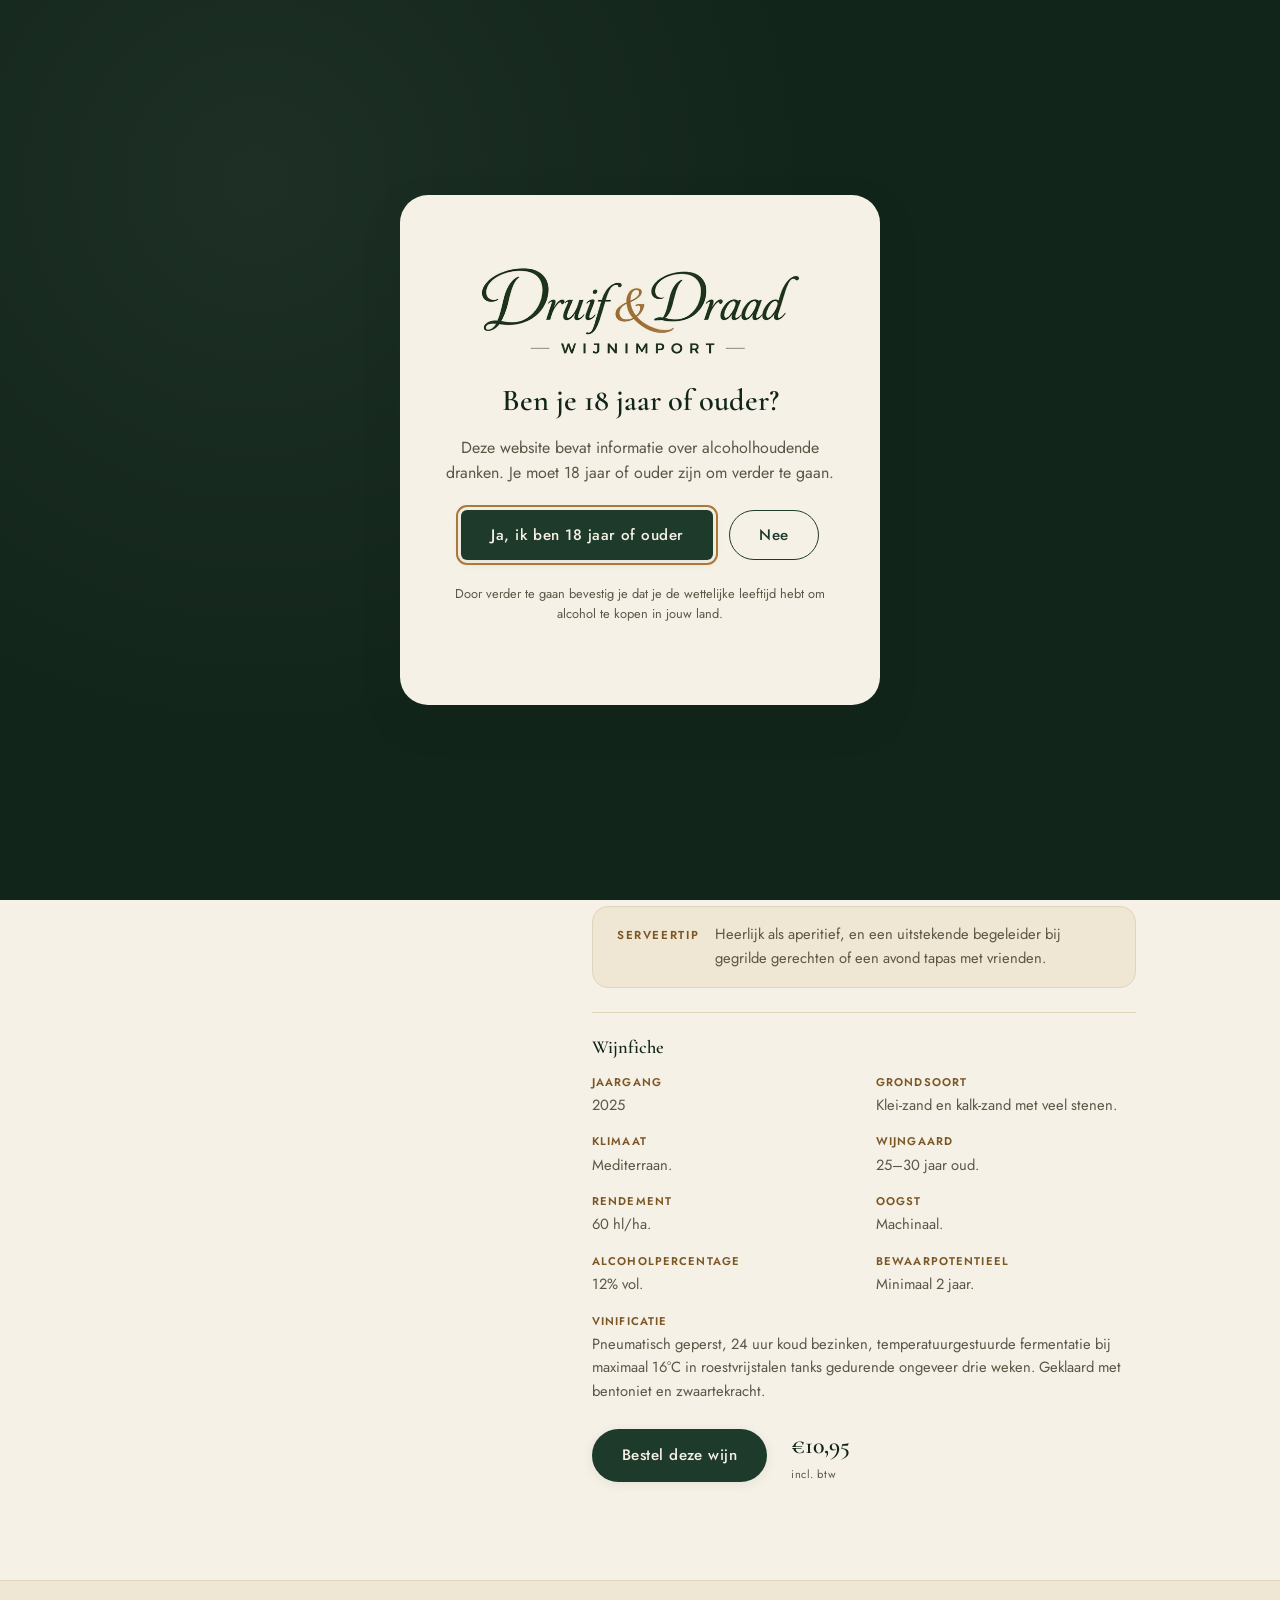
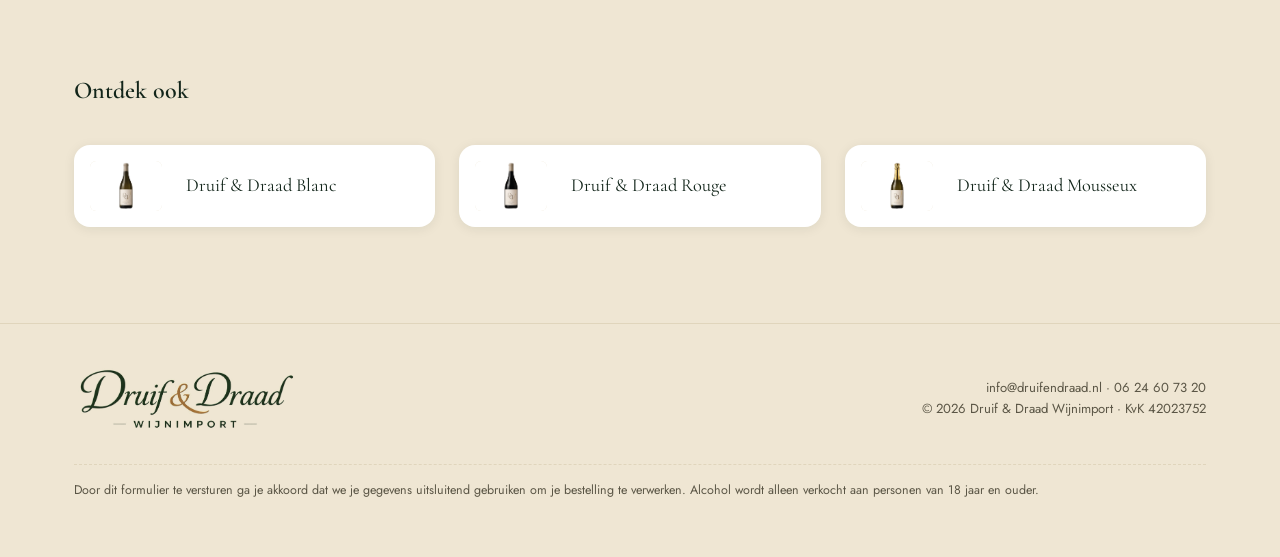
<file: wijn-rose.html>
<!doctype html>
<html lang="nl">
<head>
  <meta charset="UTF-8">
  <meta name="viewport" content="width=device-width, initial-scale=1">
  <title>Druif &amp; Draad Ros&eacute; — Franse ros&eacute;</title>
  <meta name="description" content="Druif & Draad Rosé: een frisse, fruitige rosé van Cinsault, Syrah en Caladoc, jaargang 2025, rechtstreeks geïmporteerd uit het mediterrane zuiden van Frankrijk.">

  <link rel="icon" type="image/svg+xml" href="assets/img/favicon.svg">
  <link rel="icon" type="image/png" sizes="32x32" href="assets/img/favicon-32.png">
  <link rel="apple-touch-icon" href="assets/img/apple-touch-icon.png">

  <link rel="preconnect" href="https://fonts.googleapis.com">
  <link rel="preconnect" href="https://fonts.gstatic.com" crossorigin>
  <link href="https://fonts.googleapis.com/css2?family=Cormorant+Garamond:ital,wght@0,500;0,600;0,700;1,500;1,600&family=Jost:wght@400;500;600&display=swap" rel="stylesheet">

  <link rel="stylesheet" href="css/style.css">
</head>
<body>
  <a class="skip-link" href="#main-content" data-i18n="skip">Ga naar hoofdinhoud</a>

  <!-- ================= Age gate ================= -->
  <div class="age-gate" id="age-gate" role="dialog" aria-modal="true" aria-labelledby="age-gate-title">
    <div class="age-gate__card" id="age-gate-card">
      <img class="age-gate__logo" src="assets/img/logo.png" width="657" height="196" alt="Druif &amp; Draad Wijnimport">
      <h2 id="age-gate-title" data-i18n="gate.title">Ben je 18 jaar of ouder?</h2>
      <p data-i18n="gate.text">Deze website bevat informatie over alcoholhoudende dranken. Je moet 18 jaar of ouder zijn om verder te gaan.</p>
      <div class="age-gate__actions">
        <button type="button" class="btn btn-primary" id="age-yes" data-i18n="gate.yes">Ja, ik ben 18 jaar of ouder</button>
        <button type="button" class="btn btn-ghost" id="age-no" data-i18n="gate.no">Nee</button>
      </div>
      <p class="age-gate__note" data-i18n="gate.note">Door verder te gaan bevestig je dat je de wettelijke leeftijd hebt om alcohol te kopen in jouw land.</p>
    </div>
  </div>

  <!-- ================= Header ================= -->
  <header class="site-header" id="site-header">
    <div class="container site-header__bar">
      <a class="brand" href="index.html#top">
        <img src="assets/img/logo.png" width="657" height="196" alt="Druif &amp; Draad Wijnimport">
      </a>

      <button class="nav-toggle" id="nav-toggle" aria-expanded="false" aria-controls="site-nav">
        <span class="visually-hidden" data-i18n="nav.toggle">Menu</span>
        <span></span>
      </button>

      <nav class="site-nav" id="site-nav">
        <ul class="nav-links">
          <li><a href="index.html#verhaal" data-i18n="nav.story">Ons verhaal</a></li>
          <li><a href="index.html#wijnen" data-i18n="nav.wines">Wijnen</a></li>
          <li><a href="index.html#bestellen" data-i18n="nav.order">Bestellen</a></li>
          <li><a href="index.html#contact" data-i18n="nav.contact">Contact</a></li>
        </ul>
        <div class="lang-switch" role="group" aria-label="Taal / Language">
          <button type="button" id="lang-nl" aria-pressed="true">NL</button>
          <button type="button" id="lang-en" aria-pressed="false">EN</button>
        </div>
      </nav>
    </div>
  </header>

  <main id="main-content">
    <!-- ================= Wine detail ================= -->
    <section class="wine-detail">
      <div class="container">
        <a class="wine-detail__back" href="index.html#wijnen" data-i18n="winepage.back">&larr; Alle wijnen</a>

        <div class="wine-detail__layout">
          <div class="wine-detail__visual reveal">
            <img src="assets/img/wine-rose.jpg" width="1400" height="990" alt="Fles Druif &amp; Draad Ros&eacute;" loading="eager" decoding="async">
          </div>
          <div class="wine-detail__copy reveal">
            <span class="wine-card__type" data-i18n="wine.rose.type">Ros&eacute;</span>
            <h1 class="wine-detail__name">Druif &amp; Draad <em>Ros&eacute;</em></h1>
            <p class="wine-card__grapes">Cinsault · Syrah · Caladoc</p>
            <div class="wine-detail__badges">
              <span class="wine-detail__classification" data-i18n="wine.rose.classification">Vin de France</span>
              <span class="wine-detail__badge" data-i18n="wine.rose.vintage">2025</span>
            </div>
            <p class="wine-detail__note" data-i18n="wine.rose.note">Een geselecteerde wijn van een bevriende producent, waar we net zo trots op zijn als op onze eigen selectie.</p>
            <ul class="wine-card__keywords">
              <li data-i18n="wine.rose.kw1">Licht</li>
              <li data-i18n="wine.rose.kw2">Fruitig</li>
              <li data-i18n="wine.rose.kw3">Levendig</li>
            </ul>
            <p class="wine-detail__desc" data-i18n="wine.rose.desc">Een toegankelijke ros&eacute; met een zachte, fruitige stijl. Levendig in het glas en gemakkelijk te combineren met een zomerse maaltijd of een moment van ontspanning.</p>
            <p class="wine-detail__story" data-i18n="wine.rose.storyFull">De druiven voor deze ros&eacute; worden met de hand geplukt op een familiedomein dat al drie generaties dezelfde wijngaard bewerkt. Kort huidcontact geeft de wijn zijn zachte kleur en levendige karakter, precies zoals de familie het al decennia doet, op gevoel en ervaring in plaats van strak protocol.</p>

            <span class="wine-card__type" data-i18n="winepage.tastingLabel">Proeverij</span>
            <p class="wine-detail__desc" data-i18n="wine.rose.tasting">Opvallend fris en fruitig, met aroma&rsquo;s van perzik, abrikoos, guave, framboos, venkel, een vleugje limoen en een hint van witte bloesem. De smaak is fris en sappig, met een mooie balans tussen zuur en alcohol en een afdronk die zacht blijft hangen.</p>

            <div class="wine-detail__meta">
              <span class="wine-detail__meta-label" data-i18n="winepage.serveLabel">Serveertip</span>
              <p data-i18n="wine.rose.pairing">Heerlijk als aperitief, en een uitstekende begeleider bij gegrilde gerechten of een avond tapas met vrienden.</p>
            </div>

            <div class="wine-detail__specs">
              <h2 data-i18n="winepage.specsHeading">Wijnfiche</h2>
              <dl>
                <div><dt data-i18n="specs.vintage">Jaargang</dt><dd data-i18n="wine.rose.vintage">2025</dd></div>
                <div><dt data-i18n="specs.soil">Grondsoort</dt><dd data-i18n="wine.rose.spec.soil">Klei-zand en kalk-zand met veel stenen.</dd></div>
                <div><dt data-i18n="specs.climate">Klimaat</dt><dd data-i18n="wine.rose.spec.climate">Mediterraan.</dd></div>
                <div><dt data-i18n="specs.vineyard">Wijngaard</dt><dd data-i18n="wine.rose.spec.vineyard">25&ndash;30 jaar oud.</dd></div>
                <div><dt data-i18n="specs.yield">Rendement</dt><dd data-i18n="wine.rose.spec.yield">60 hl/ha.</dd></div>
                <div><dt data-i18n="specs.harvest">Oogst</dt><dd data-i18n="wine.rose.spec.harvest">Machinaal.</dd></div>
                <div><dt data-i18n="specs.abv">Alcoholpercentage</dt><dd data-i18n="wine.rose.spec.abv">12% vol.</dd></div>
                <div><dt data-i18n="specs.aging">Bewaarpotentieel</dt><dd data-i18n="wine.rose.spec.aging">Minimaal 2 jaar.</dd></div>
                <div class="wine-detail__specs-full"><dt data-i18n="specs.vinification">Vinificatie</dt><dd data-i18n="wine.rose.spec.vinification">Pneumatisch geperst, 24 uur koud bezinken, temperatuurgestuurde fermentatie bij maximaal 16&deg;C in roestvrijstalen tanks gedurende ongeveer drie weken. Geklaard met bentoniet en zwaartekracht.</dd></div>
              </dl>
            </div>

            <div class="wine-detail__actions">
              <a class="btn btn-primary" href="index.html?wine=rose#bestellen" data-i18n="winepage.orderCta">Bestel deze wijn</a>
              <div class="wine-detail__price" data-price-for="rose">&euro;10,95 <span data-i18n="wine.priceNote">incl. btw</span></div>
            </div>
          </div>
        </div>
      </div>
    </section>

    <!-- ================= Other wines ================= -->
    <section class="wine-detail__others">
      <div class="container">
        <h2 data-i18n="winepage.othersHeading">Ontdek ook</h2>
        <div class="wine-detail__others-grid">
          <a class="wine-detail__other-card" href="wijn-blanc.html">
            <img src="assets/img/wine-blanc.jpg" width="1400" height="990" alt="" aria-hidden="true">
            <span>Druif &amp; Draad Blanc</span>
          </a>
          <a class="wine-detail__other-card" href="wijn-rouge.html">
            <img src="assets/img/wine-rouge.jpg" width="1400" height="990" alt="" aria-hidden="true">
            <span>Druif &amp; Draad Rouge</span>
          </a>
          <a class="wine-detail__other-card" href="wijn-mousseux.html">
            <img src="assets/img/wine-mousseux.jpg" width="1400" height="990" alt="" aria-hidden="true">
            <span>Druif &amp; Draad Mousseux</span>
          </a>
        </div>
      </div>
    </section>
  </main>

  <!-- ================= Footer ================= -->
  <footer class="site-footer" id="contact">
    <div class="container">
      <div class="site-footer__brand">
        <img src="assets/img/logo.png" width="657" height="196" alt="" aria-hidden="true">
      </div>
      <div class="site-footer__meta">
        <p>info@druifendraad.nl · 06 24 60 73 20</p>
        <p>&copy; <span id="year"></span> Druif &amp; Draad Wijnimport · KvK 42023752</p>
      </div>
      <p class="site-footer__legal-note" data-i18n="footer.legal">Door dit formulier te versturen ga je akkoord dat we je gegevens uitsluitend gebruiken om je bestelling te verwerken. Alcohol wordt alleen verkocht aan personen van 18 jaar en ouder.</p>
    </div>
  </footer>

  <script src="js/config.js"></script>
  <script src="js/main.js"></script>
</body>
</html>
</file>
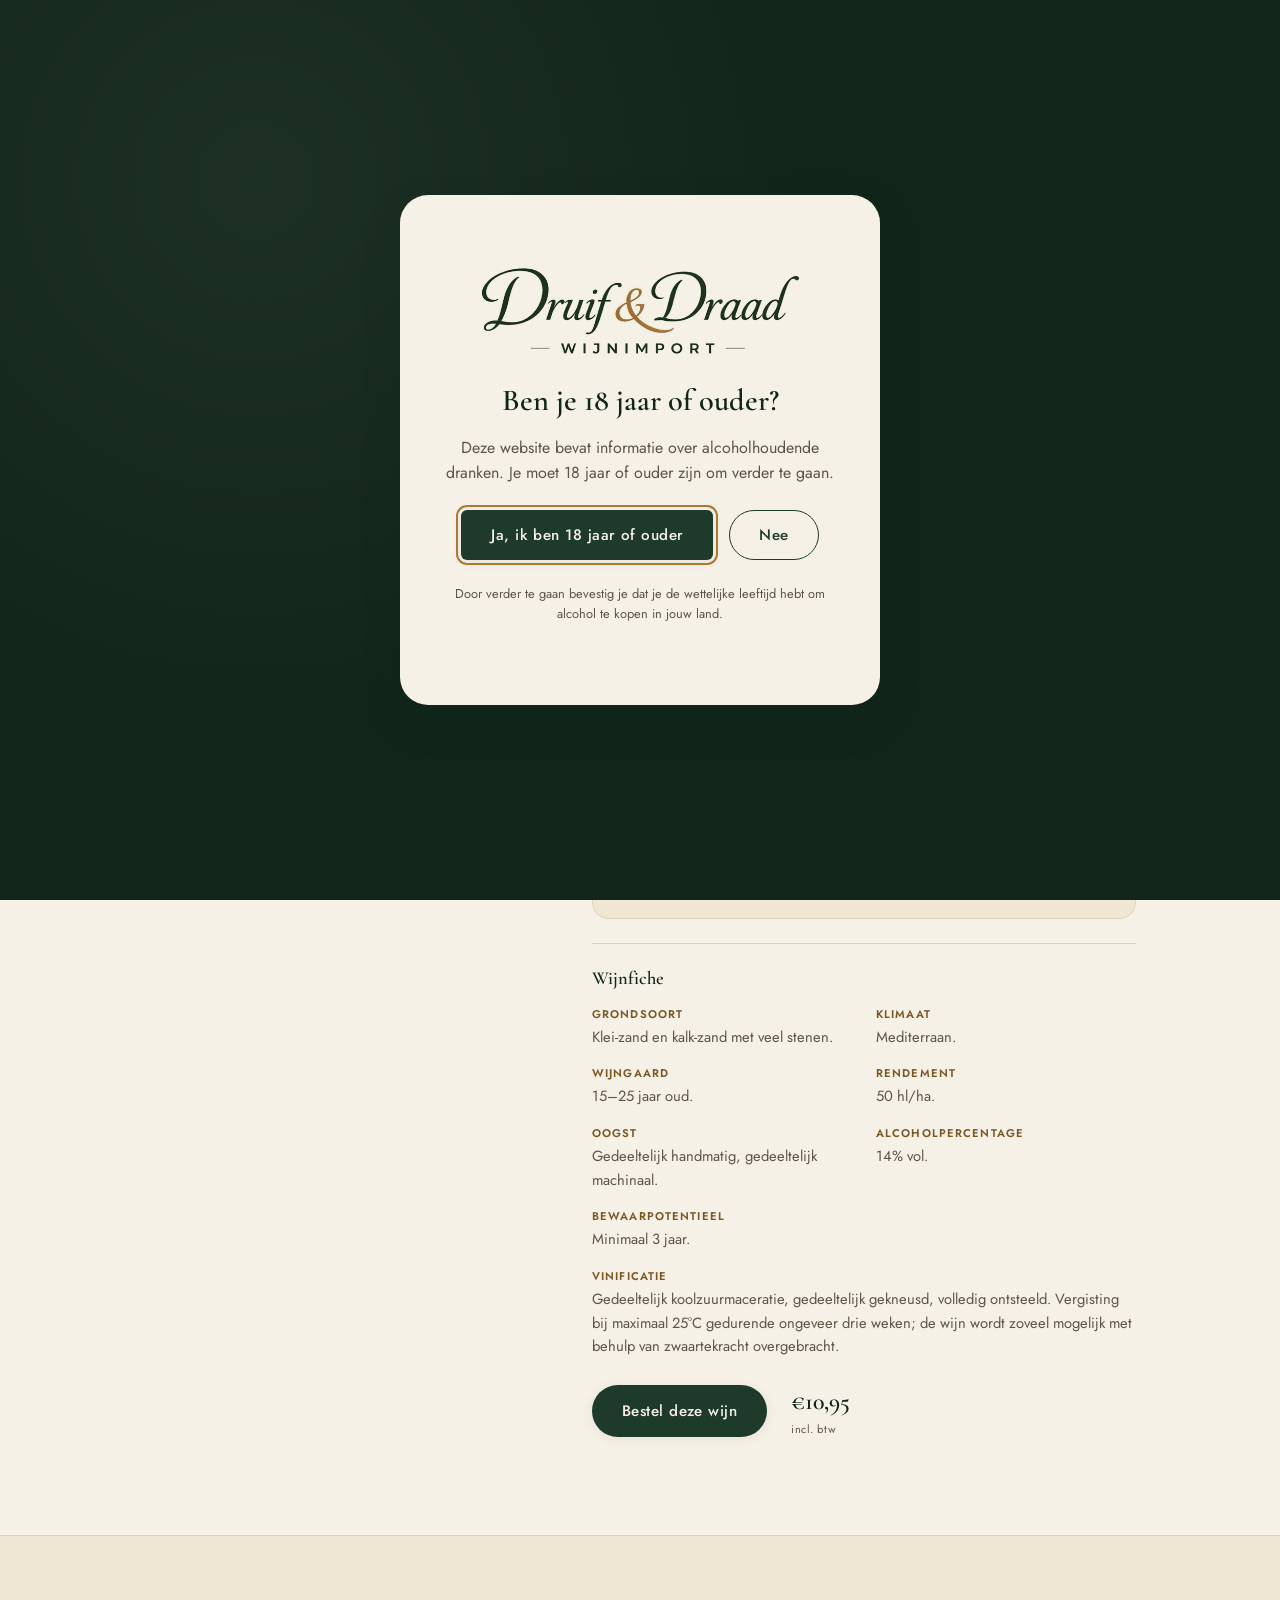
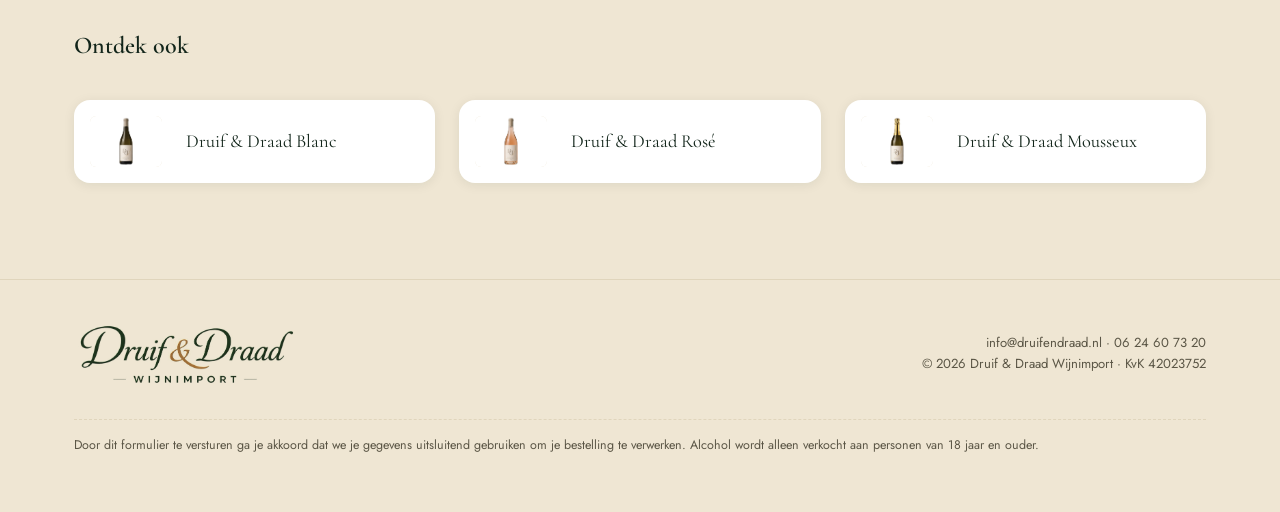
<file: wijn-rouge.html>
<!doctype html>
<html lang="nl">
<head>
  <meta charset="UTF-8">
  <meta name="viewport" content="width=device-width, initial-scale=1">
  <title>Druif &amp; Draad Rouge — Franse rode wijn</title>
  <meta name="description" content="Druif & Draad Rouge: een frisse, kruidige rode wijn van Grenache Noir, Cinsault, Syrah en Mourvèdre, rechtstreeks geïmporteerd uit het mediterrane zuiden van Frankrijk.">

  <link rel="icon" type="image/svg+xml" href="assets/img/favicon.svg">
  <link rel="icon" type="image/png" sizes="32x32" href="assets/img/favicon-32.png">
  <link rel="apple-touch-icon" href="assets/img/apple-touch-icon.png">

  <link rel="preconnect" href="https://fonts.googleapis.com">
  <link rel="preconnect" href="https://fonts.gstatic.com" crossorigin>
  <link href="https://fonts.googleapis.com/css2?family=Cormorant+Garamond:ital,wght@0,500;0,600;0,700;1,500;1,600&family=Jost:wght@400;500;600&display=swap" rel="stylesheet">

  <link rel="stylesheet" href="css/style.css">
</head>
<body>
  <a class="skip-link" href="#main-content" data-i18n="skip">Ga naar hoofdinhoud</a>

  <!-- ================= Age gate ================= -->
  <div class="age-gate" id="age-gate" role="dialog" aria-modal="true" aria-labelledby="age-gate-title">
    <div class="age-gate__card" id="age-gate-card">
      <img class="age-gate__logo" src="assets/img/logo.png" width="657" height="196" alt="Druif &amp; Draad Wijnimport">
      <h2 id="age-gate-title" data-i18n="gate.title">Ben je 18 jaar of ouder?</h2>
      <p data-i18n="gate.text">Deze website bevat informatie over alcoholhoudende dranken. Je moet 18 jaar of ouder zijn om verder te gaan.</p>
      <div class="age-gate__actions">
        <button type="button" class="btn btn-primary" id="age-yes" data-i18n="gate.yes">Ja, ik ben 18 jaar of ouder</button>
        <button type="button" class="btn btn-ghost" id="age-no" data-i18n="gate.no">Nee</button>
      </div>
      <p class="age-gate__note" data-i18n="gate.note">Door verder te gaan bevestig je dat je de wettelijke leeftijd hebt om alcohol te kopen in jouw land.</p>
    </div>
  </div>

  <!-- ================= Header ================= -->
  <header class="site-header" id="site-header">
    <div class="container site-header__bar">
      <a class="brand" href="index.html#top">
        <img src="assets/img/logo.png" width="657" height="196" alt="Druif &amp; Draad Wijnimport">
      </a>

      <button class="nav-toggle" id="nav-toggle" aria-expanded="false" aria-controls="site-nav">
        <span class="visually-hidden" data-i18n="nav.toggle">Menu</span>
        <span></span>
      </button>

      <nav class="site-nav" id="site-nav">
        <ul class="nav-links">
          <li><a href="index.html#verhaal" data-i18n="nav.story">Ons verhaal</a></li>
          <li><a href="index.html#wijnen" data-i18n="nav.wines">Wijnen</a></li>
          <li><a href="index.html#bestellen" data-i18n="nav.order">Bestellen</a></li>
          <li><a href="index.html#contact" data-i18n="nav.contact">Contact</a></li>
        </ul>
        <div class="lang-switch" role="group" aria-label="Taal / Language">
          <button type="button" id="lang-nl" aria-pressed="true">NL</button>
          <button type="button" id="lang-en" aria-pressed="false">EN</button>
        </div>
      </nav>
    </div>
  </header>

  <main id="main-content">
    <!-- ================= Wine detail ================= -->
    <section class="wine-detail">
      <div class="container">
        <a class="wine-detail__back" href="index.html#wijnen" data-i18n="winepage.back">&larr; Alle wijnen</a>

        <div class="wine-detail__layout">
          <div class="wine-detail__visual reveal">
            <img src="assets/img/wine-rouge.jpg" width="1400" height="990" alt="Fles Druif &amp; Draad Rouge" loading="eager" decoding="async">
          </div>
          <div class="wine-detail__copy reveal">
            <span class="wine-card__type" data-i18n="wine.rouge.type">Rode wijn</span>
            <h1 class="wine-detail__name">Druif &amp; Draad <em>Rouge</em></h1>
            <p class="wine-card__grapes">Grenache Noir · Cinsault · Syrah · Mourv&egrave;dre</p>
            <div class="wine-detail__badges">
              <span class="wine-detail__classification" data-i18n="wine.rouge.classification">Vin de France</span>
            </div>
            <ul class="wine-card__keywords">
              <li data-i18n="wine.rouge.kw1">Rijk</li>
              <li data-i18n="wine.rouge.kw2">Karaktervol</li>
              <li data-i18n="wine.rouge.kw3">Rond</li>
            </ul>
            <p class="wine-detail__desc" data-i18n="wine.rouge.desc">Een karaktervolle rode wijn met een rijke en ronde indruk. Vol van smaak, met de body en diepgang die je van een goede Franse rode wijn verwacht.</p>
            <p class="wine-detail__story" data-i18n="wine.rouge.storyFull">Deze Rouge rijpt langzaam in oude eiken vaten, in een kelder die al meer dan honderd jaar dienstdoet als opslagplaats voor de beste vaten van het domein. De combinatie van oude wijnstokken en geduldige verfijning geeft de wijn zijn ronde, warme karakter.</p>

            <span class="wine-card__type" data-i18n="winepage.tastingLabel">Proeverij</span>
            <p class="wine-detail__desc" data-i18n="wine.rouge.tasting">Fris en kruidig, met veel aroma&rsquo;s van rijp donkerrood fruit zoals kersen en bramen, aangevuld met Provenc&ccedil;aalse kruiden en een vleugje vanille. De smaak is fris, met een mooie balans tussen zuur en alcohol en een afdronk die zacht blijft hangen.</p>

            <div class="wine-detail__meta">
              <span class="wine-detail__meta-label" data-i18n="winepage.serveLabel">Serveertip</span>
              <p data-i18n="wine.rouge.pairing">Wij raden aan deze wijn licht gekoeld te serveren &mdash; een uitstekende keuze bij de barbecue of gegrilde gerechten, en bij zowel mediterrane als Hollandse gerechten.</p>
            </div>

            <div class="wine-detail__specs">
              <h2 data-i18n="winepage.specsHeading">Wijnfiche</h2>
              <dl>
                <div><dt data-i18n="specs.soil">Grondsoort</dt><dd data-i18n="wine.rouge.spec.soil">Klei-zand en kalk-zand met veel stenen.</dd></div>
                <div><dt data-i18n="specs.climate">Klimaat</dt><dd data-i18n="wine.rouge.spec.climate">Mediterraan.</dd></div>
                <div><dt data-i18n="specs.vineyard">Wijngaard</dt><dd data-i18n="wine.rouge.spec.vineyard">15&ndash;25 jaar oud.</dd></div>
                <div><dt data-i18n="specs.yield">Rendement</dt><dd data-i18n="wine.rouge.spec.yield">50 hl/ha.</dd></div>
                <div><dt data-i18n="specs.harvest">Oogst</dt><dd data-i18n="wine.rouge.spec.harvest">Gedeeltelijk handmatig, gedeeltelijk machinaal.</dd></div>
                <div><dt data-i18n="specs.abv">Alcoholpercentage</dt><dd data-i18n="wine.rouge.spec.abv">14% vol.</dd></div>
                <div><dt data-i18n="specs.aging">Bewaarpotentieel</dt><dd data-i18n="wine.rouge.spec.aging">Minimaal 3 jaar.</dd></div>
                <div class="wine-detail__specs-full"><dt data-i18n="specs.vinification">Vinificatie</dt><dd data-i18n="wine.rouge.spec.vinification">Gedeeltelijk koolzuurmaceratie, gedeeltelijk gekneusd, volledig ontsteeld. Vergisting bij maximaal 25&deg;C gedurende ongeveer drie weken; de wijn wordt zoveel mogelijk met behulp van zwaartekracht overgebracht.</dd></div>
              </dl>
            </div>

            <div class="wine-detail__actions">
              <a class="btn btn-primary" href="index.html?wine=rouge#bestellen" data-i18n="winepage.orderCta">Bestel deze wijn</a>
              <div class="wine-detail__price" data-price-for="rouge">&euro;10,95 <span data-i18n="wine.priceNote">incl. btw</span></div>
            </div>
          </div>
        </div>
      </div>
    </section>

    <!-- ================= Other wines ================= -->
    <section class="wine-detail__others">
      <div class="container">
        <h2 data-i18n="winepage.othersHeading">Ontdek ook</h2>
        <div class="wine-detail__others-grid">
          <a class="wine-detail__other-card" href="wijn-blanc.html">
            <img src="assets/img/wine-blanc.jpg" width="1400" height="990" alt="" aria-hidden="true">
            <span>Druif &amp; Draad Blanc</span>
          </a>
          <a class="wine-detail__other-card" href="wijn-rose.html">
            <img src="assets/img/wine-rose.jpg" width="1400" height="990" alt="" aria-hidden="true">
            <span>Druif &amp; Draad Ros&eacute;</span>
          </a>
          <a class="wine-detail__other-card" href="wijn-mousseux.html">
            <img src="assets/img/wine-mousseux.jpg" width="1400" height="990" alt="" aria-hidden="true">
            <span>Druif &amp; Draad Mousseux</span>
          </a>
        </div>
      </div>
    </section>
  </main>

  <!-- ================= Footer ================= -->
  <footer class="site-footer" id="contact">
    <div class="container">
      <div class="site-footer__brand">
        <img src="assets/img/logo.png" width="657" height="196" alt="" aria-hidden="true">
      </div>
      <div class="site-footer__meta">
        <p>info@druifendraad.nl · 06 24 60 73 20</p>
        <p>&copy; <span id="year"></span> Druif &amp; Draad Wijnimport · KvK 42023752</p>
      </div>
      <p class="site-footer__legal-note" data-i18n="footer.legal">Door dit formulier te versturen ga je akkoord dat we je gegevens uitsluitend gebruiken om je bestelling te verwerken. Alcohol wordt alleen verkocht aan personen van 18 jaar en ouder.</p>
    </div>
  </footer>

  <script src="js/config.js"></script>
  <script src="js/main.js"></script>
</body>
</html>
</file>
<file: css/style.css>
/* ==========================================================================
   Druif & Draad — stylesheet
   Design tokens (primitive -> semantic) + components
   ========================================================================== */

:root {
  /* Primitive palette */
  --cream-50: #FBF8F1;
  --cream-100: #F6F1E6;
  --cream-200: #EFE6D3;
  --cream-300: #E0D5BC;
  --green-900: #12251A;
  --green-800: #1E3A2B;
  --green-700: #2A4E39;
  --green-050: #E7ECE7;
  --gold-300: #D8B87C;
  --gold-500: #A9793A;
  --gold-700: #7C5726;
  --ink-900: #2A2A24;
  --ink-600: #5B5646;
  --white: #FFFFFF;

  /* Semantic tokens */
  --color-bg: var(--cream-100);
  --color-bg-soft: var(--cream-200);
  --color-surface: var(--white);
  --color-border: var(--cream-300);
  --color-text: var(--ink-900);
  --color-text-soft: var(--ink-600);
  --color-primary: var(--green-800);
  --color-primary-strong: var(--green-900);
  --color-primary-tint: var(--green-050);
  --color-accent: var(--gold-500);
  --color-accent-strong: var(--gold-700);
  --color-accent-tint: var(--gold-300);
  --color-on-primary: var(--cream-100);

  /* Elevation */
  --shadow-sm: 0 2px 12px rgba(18, 37, 26, 0.08);
  --shadow-md: 0 16px 40px rgba(18, 37, 26, 0.14);

  /* Shape */
  --radius-sm: 6px;
  --radius-md: 16px;
  --radius-lg: 28px;
  --radius-pill: 999px;

  /* Layout */
  --container: 1180px;
  --space-1: 0.5rem;
  --space-2: 1rem;
  --space-3: 1.5rem;
  --space-4: 2.5rem;
  --space-5: 4rem;
  --space-6: 6rem;

  /* Motion */
  --ease-out: cubic-bezier(0.16, 0.84, 0.44, 1);
  --dur-fast: 200ms;
  --dur-base: 500ms;
  --dur-slow: 800ms;

  /* Type */
  --font-display: "Cormorant Garamond", "Iowan Old Style", Georgia, serif;
  --font-body: "Jost", "Helvetica Neue", Arial, sans-serif;
}

@media (prefers-reduced-motion: reduce) {
  :root {
    --dur-fast: 0ms;
    --dur-base: 0ms;
    --dur-slow: 0ms;
  }
}

/* ---------- Reset ---------- */
*, *::before, *::after { box-sizing: border-box; }
html { scroll-behavior: smooth; }
@media (prefers-reduced-motion: reduce) {
  html { scroll-behavior: auto; }
  *, *::before, *::after {
    animation-duration: 0.01ms !important;
    animation-iteration-count: 1 !important;
    transition-duration: 0.01ms !important;
    scroll-behavior: auto !important;
  }
}
body {
  margin: 0;
  background: var(--color-bg);
  color: var(--color-text);
  font-family: var(--font-body);
  font-size: 1rem;
  line-height: 1.6;
  -webkit-font-smoothing: antialiased;
}
img { max-width: 100%; height: auto; display: block; }
a { color: inherit; }
h1, h2, h3, h4 { font-family: var(--font-display); font-weight: 600; line-height: 1.15; margin: 0 0 var(--space-2); color: var(--color-primary-strong); }
p { margin: 0 0 var(--space-2); }
button { font-family: inherit; }
ul { margin: 0; padding: 0; list-style: none; }

.container {
  width: 100%;
  max-width: var(--container);
  margin-inline: auto;
  padding-inline: var(--space-3);
}

.eyebrow {
  display: inline-block;
  font-family: var(--font-body);
  font-size: 0.78rem;
  letter-spacing: 0.22em;
  text-transform: uppercase;
  color: var(--color-accent-strong);
  font-weight: 500;
  margin-bottom: var(--space-2);
}

.section-heading { max-width: 40rem; }
.section-heading p { color: var(--color-text-soft); }

.center { text-align: center; margin-inline: auto; }

/* ---------- Skip link ---------- */
.skip-link {
  position: absolute;
  left: -999px;
  top: auto;
  background: var(--color-primary);
  color: var(--color-on-primary);
  padding: 0.8em 1.4em;
  border-radius: var(--radius-sm);
  z-index: 1000;
}
.skip-link:focus {
  left: var(--space-3);
  top: var(--space-3);
}

/* ---------- Focus ---------- */
a:focus-visible,
button:focus-visible,
input:focus-visible,
select:focus-visible,
textarea:focus-visible {
  outline: 2.5px solid var(--color-accent);
  outline-offset: 3px;
  border-radius: var(--radius-sm);
}

/* ==========================================================================
   Age gate
   ========================================================================== */
.age-gate {
  position: fixed;
  inset: 0;
  z-index: 2000;
  display: flex;
  align-items: center;
  justify-content: center;
  padding: var(--space-3);
  background: var(--color-primary-strong);
  background-image: radial-gradient(circle at 20% 20%, rgba(255,255,255,0.05), transparent 45%);
}
.age-gate[hidden] { display: none; }
.age-gate__card {
  width: 100%;
  max-width: 30rem;
  background: var(--color-bg);
  border-radius: var(--radius-lg);
  padding: var(--space-5) var(--space-4);
  text-align: center;
  box-shadow: var(--shadow-md);
  animation: gate-in var(--dur-slow) var(--ease-out);
}
@keyframes gate-in {
  from { opacity: 0; transform: translateY(18px) scale(0.98); }
  to { opacity: 1; transform: translateY(0) scale(1); }
}
.age-gate__logo {
  width: min(21rem, 100%);
  height: auto;
  margin: 0 auto var(--space-3);
}
.age-gate__card h2 { font-size: clamp(1.4rem, 1.1rem + 1.2vw, 1.9rem); }
.age-gate__card p { color: var(--color-text-soft); }
.age-gate__actions {
  display: flex;
  gap: var(--space-2);
  justify-content: center;
  margin-top: var(--space-3);
  flex-wrap: wrap;
}
.age-gate__note {
  margin-top: var(--space-3);
  font-size: 0.8rem;
  color: var(--color-text-soft);
}

/* ==========================================================================
   Buttons
   ========================================================================== */
.btn {
  display: inline-flex;
  align-items: center;
  justify-content: center;
  gap: 0.5em;
  padding: 0.85em 1.9em;
  border-radius: var(--radius-pill);
  font-size: 0.95rem;
  letter-spacing: 0.03em;
  font-weight: 500;
  border: 1.5px solid transparent;
  cursor: pointer;
  transition: transform var(--dur-fast) var(--ease-out),
              background-color var(--dur-fast) var(--ease-out),
              border-color var(--dur-fast) var(--ease-out),
              box-shadow var(--dur-fast) var(--ease-out),
              opacity var(--dur-fast) var(--ease-out);
  text-decoration: none;
  min-height: 44px;
}
.btn:active { transform: translateY(1px) scale(0.99); }
.btn-primary {
  background: var(--color-primary);
  color: var(--color-on-primary);
  box-shadow: var(--shadow-sm);
}
.btn-primary:hover { background: var(--color-primary-strong); box-shadow: var(--shadow-md); }
.btn-ghost {
  background: transparent;
  color: var(--color-primary);
  border-color: var(--color-primary);
}
.btn-ghost:hover { background: var(--color-primary-tint); }
.btn-outline-light {
  background: transparent;
  color: var(--color-on-primary);
  border-color: rgba(246,241,230,0.55);
}
.btn-outline-light:hover { background: rgba(246,241,230,0.12); }
.btn[disabled] { opacity: 0.6; cursor: progress; }

/* ==========================================================================
   Header
   ========================================================================== */
.site-header {
  position: sticky;
  top: 0;
  z-index: 900;
  background: rgba(246, 241, 230, 0.88);
  backdrop-filter: blur(10px);
  -webkit-backdrop-filter: blur(10px);
  border-bottom: 1px solid transparent;
  transition: border-color var(--dur-fast) var(--ease-out), box-shadow var(--dur-fast) var(--ease-out);
}
.site-header.is-scrolled {
  border-color: var(--color-border);
  box-shadow: var(--shadow-sm);
}
.site-header__bar {
  display: flex;
  align-items: center;
  justify-content: space-between;
  gap: var(--space-3);
  padding-block: 0.85rem;
}
.brand {
  display: flex;
  align-items: center;
  gap: 0.6rem;
  text-decoration: none;
}
.brand img { height: 3.6rem; width: auto; }

.nav-toggle {
  display: none;
  background: transparent;
  border: none;
  -webkit-appearance: none;
  appearance: none;
  -webkit-tap-highlight-color: transparent;
  width: 44px;
  height: 44px;
  border-radius: var(--radius-sm);
  cursor: pointer;
  position: relative;
}
.nav-toggle span,
.nav-toggle span::before,
.nav-toggle span::after {
  content: "";
  position: absolute;
  left: 11px;
  right: 11px;
  height: 2px;
  background: var(--color-primary-strong);
  transition: transform var(--dur-fast) var(--ease-out), opacity var(--dur-fast) var(--ease-out);
}
.nav-toggle span { top: 21px; }
.nav-toggle span::before { content: ""; top: -7px; left: 0; right: 0; }
.nav-toggle span::after { content: ""; top: 7px; left: 0; right: 0; }
.nav-toggle[aria-expanded="true"] span { background: transparent; }
.nav-toggle[aria-expanded="true"] span::before { transform: translateY(7px) rotate(45deg); }
.nav-toggle[aria-expanded="true"] span::after { transform: translateY(-7px) rotate(-45deg); }

.site-nav {
  display: flex;
  align-items: center;
  gap: var(--space-4);
}
.nav-links { display: flex; gap: var(--space-3); }
.nav-links a {
  text-decoration: none;
  font-size: 0.92rem;
  letter-spacing: 0.03em;
  color: var(--color-text);
  padding: 0.4em 0.1em;
  position: relative;
}
.nav-links a::after {
  content: "";
  position: absolute;
  left: 0; right: 100%;
  bottom: -2px;
  height: 1.5px;
  background: var(--color-accent);
  transition: right var(--dur-base) var(--ease-out);
}
.nav-links a:hover::after,
.nav-links a:focus-visible::after { right: 0; }

.lang-switch {
  display: flex;
  border: 1.5px solid var(--color-border);
  border-radius: var(--radius-pill);
  overflow: hidden;
}
.lang-switch button {
  border: none;
  background: transparent;
  padding: 0.4em 0.75em;
  font-size: 0.78rem;
  letter-spacing: 0.08em;
  cursor: pointer;
  color: var(--color-text-soft);
  transition: background var(--dur-fast) var(--ease-out), color var(--dur-fast) var(--ease-out);
}
.lang-switch button[aria-pressed="true"] {
  background: var(--color-primary);
  color: var(--color-on-primary);
}

@media (max-width: 860px) {
  .nav-toggle { display: block; }
  .site-nav {
    position: fixed;
    inset: 0 0 0 auto;
    top: 0;
    height: 100vh;
    width: min(78vw, 20rem);
    background: var(--color-bg);
    flex-direction: column;
    align-items: flex-start;
    justify-content: flex-start;
    padding: 6.5rem var(--space-3) var(--space-3);
    transform: translateX(100%);
    transition: transform var(--dur-base) var(--ease-out);
    box-shadow: var(--shadow-md);
  }
  .site-nav.is-open { transform: translateX(0); }
  .nav-backdrop {
    position: fixed;
    inset: 0;
    z-index: 899;
    background: rgba(27, 22, 16, 0.32);
    opacity: 0;
    visibility: hidden;
    transition: opacity var(--dur-base) var(--ease-out), visibility var(--dur-base) var(--ease-out);
  }
  .nav-backdrop.is-open { opacity: 1; visibility: visible; }
  .nav-links { flex-direction: column; gap: var(--space-2); }
  .nav-links a { font-size: 1.1rem; }
  .lang-switch { margin-top: var(--space-3); }
}

/* ==========================================================================
   Hero
   ========================================================================== */
.hero {
  position: relative;
  padding-block: var(--space-6) var(--space-5);
  overflow: hidden;
}
.hero::before {
  content: "";
  position: absolute;
  inset: 0;
  background: radial-gradient(60% 60% at 85% 10%, var(--color-primary-tint), transparent 70%);
  z-index: 0;
}
.hero .container {
  position: relative;
  z-index: 1;
  display: grid;
  grid-template-columns: 1fr;
  gap: var(--space-5);
  align-items: center;
}
.hero__copy { max-width: 34rem; }
.hero__tagline {
  font-size: clamp(2.4rem, 1.7rem + 3vw, 4rem);
  margin-bottom: var(--space-2);
}
.hero__tagline em {
  font-style: italic;
  color: var(--color-accent-strong);
}
.hero__lede {
  font-size: 1.1rem;
  color: var(--color-text-soft);
  max-width: 32rem;
}
.hero__actions {
  display: flex;
  gap: var(--space-2);
  margin-top: var(--space-3);
  flex-wrap: wrap;
}
.hero__visual {
  position: relative;
  border-radius: var(--radius-lg);
  overflow: hidden;
  background: var(--color-surface);
  box-shadow: var(--shadow-md);
}
.hero__visual img {
  width: 100%;
  height: auto;
  aspect-ratio: 1400 / 990;
  object-fit: cover;
  transition: transform 1.2s var(--ease-out);
}
.hero__visual:hover img { transform: scale(1.035); }
.hero__badge {
  position: absolute;
  bottom: var(--space-2);
  left: var(--space-2);
  background: rgba(246,241,230,0.92);
  backdrop-filter: blur(6px);
  padding: 0.6em 1.1em;
  border-radius: var(--radius-pill);
  font-size: 0.78rem;
  letter-spacing: 0.08em;
  color: var(--color-primary-strong);
  box-shadow: var(--shadow-sm);
}

@media (min-width: 900px) {
  .hero .container { grid-template-columns: 1.05fr 0.95fr; }
}

/* ==========================================================================
   Reveal-on-scroll
   ========================================================================== */
.reveal {
  opacity: 0;
  transform: translateY(28px);
  transition: opacity var(--dur-slow) var(--ease-out), transform var(--dur-slow) var(--ease-out);
  will-change: opacity, transform;
}
.reveal.is-visible { opacity: 1; transform: translateY(0); }
.reveal-stagger.is-visible { transition-delay: var(--stagger, 0ms); }

/* ==========================================================================
   Story
   ========================================================================== */
.story {
  padding-block: var(--space-6);
  background: var(--color-bg-soft);
  border-block: 1px solid var(--color-border);
}
.story .container {
  display: grid;
  gap: var(--space-4);
}
.story__mark {
  font-family: var(--font-display);
  font-size: 5rem;
  color: var(--color-accent-tint);
  line-height: 0.6;
  margin-bottom: var(--space-2);
}
.story__text {
  max-width: 42rem;
  font-size: 1.08rem;
  color: var(--color-text-soft);
}
.story__keywords {
  display: flex;
  gap: var(--space-2);
  flex-wrap: wrap;
  margin-top: var(--space-3);
}
.story__keywords li {
  font-size: 0.76rem;
  letter-spacing: 0.14em;
  text-transform: uppercase;
  color: var(--color-primary);
  border: 1px solid var(--color-border);
  background: var(--color-surface);
  padding: 0.5em 1em;
  border-radius: var(--radius-pill);
}

@media (min-width: 900px) {
  .story .container { grid-template-columns: 0.9fr 1.1fr; align-items: start; }
}

/* ==========================================================================
   Wines
   ========================================================================== */
.wines { padding-block: var(--space-6); }
.wines-grid {
  margin-top: var(--space-5);
  display: grid;
  gap: var(--space-4);
  grid-template-columns: 1fr;
}
@media (min-width: 720px) {
  .wines-grid { grid-template-columns: repeat(2, 1fr); }
}

.wine-card {
  background: var(--color-surface);
  border-radius: var(--radius-lg);
  overflow: hidden;
  box-shadow: var(--shadow-sm);
  display: flex;
  flex-direction: column;
  transition: box-shadow var(--dur-base) var(--ease-out), transform var(--dur-base) var(--ease-out);
}
.wine-card:hover { box-shadow: var(--shadow-md); transform: translateY(-6px); }
.wine-card__figure {
  display: block;
  background: linear-gradient(180deg, var(--cream-200), var(--white) 70%);
  padding: var(--space-3) var(--space-3) 0;
  text-decoration: none;
}
.wine-card__figure img {
  width: 100%;
  aspect-ratio: 1400 / 990;
  object-fit: contain;
  transition: transform var(--dur-slow) var(--ease-out);
}
.wine-card:hover .wine-card__figure img,
.wine-card__figure:focus-visible img { transform: translateY(-6px) scale(1.02); }
.wine-card__body {
  padding: var(--space-3) var(--space-3) var(--space-4);
  display: flex;
  flex-direction: column;
  gap: 0.6rem;
  flex: 1;
}
.wine-card__type {
  font-size: 0.72rem;
  letter-spacing: 0.2em;
  text-transform: uppercase;
  color: var(--color-accent-strong);
  font-weight: 600;
}
.wine-card__name {
  font-size: 1.7rem;
  margin-bottom: 0;
}
.wine-card__name a {
  text-decoration: none;
  transition: color var(--dur-fast) var(--ease-out);
}
.wine-card__name a:hover,
.wine-card__name a:focus-visible { color: var(--color-accent-strong); }
.wine-card__more {
  display: inline-flex;
  align-items: center;
  gap: 0.35em;
  margin-top: -0.2rem;
  font-size: 0.85rem;
  font-weight: 500;
  color: var(--color-accent-strong);
  text-decoration: none;
}
.wine-card__more span { transition: transform var(--dur-fast) var(--ease-out); }
.wine-card__more:hover span,
.wine-card__more:focus-visible span { transform: translateX(3px); }
.wine-card__grapes {
  font-size: 0.85rem;
  color: var(--color-text-soft);
  font-style: italic;
}
.wine-card__keywords {
  display: flex;
  gap: 0.4rem;
  flex-wrap: wrap;
  margin: 0.2rem 0 0.4rem;
}
.wine-card__keywords li {
  font-size: 0.68rem;
  letter-spacing: 0.09em;
  text-transform: uppercase;
  color: var(--color-primary);
  background: var(--color-primary-tint);
  padding: 0.35em 0.7em;
  border-radius: var(--radius-pill);
}
.wine-card__desc { color: var(--color-text-soft); font-size: 0.94rem; }
.wine-card__story {
  font-size: 0.88rem;
  color: var(--color-text-soft);
  border-left: 2px solid var(--color-accent-tint);
  padding-left: 0.8em;
  margin: 0.2rem 0 0;
}
.wine-card__footer {
  margin-top: auto;
  padding-top: var(--space-2);
  display: flex;
  align-items: center;
  justify-content: space-between;
  gap: var(--space-2);
  border-top: 1px solid var(--color-border);
}
.wine-card__price {
  font-family: var(--font-display);
  font-size: 1.3rem;
  color: var(--color-primary-strong);
  font-weight: 600;
}
.wine-card__price span {
  display: block;
  font-family: var(--font-body);
  font-size: 0.66rem;
  color: var(--color-text-soft);
  letter-spacing: 0.05em;
  font-weight: 400;
}

/* ==========================================================================
   Wine detail page
   ========================================================================== */
.wine-detail { padding-block: var(--space-5) var(--space-6); }
.wine-detail__back {
  display: inline-flex;
  align-items: center;
  gap: 0.4em;
  font-size: 0.88rem;
  color: var(--color-text-soft);
  text-decoration: none;
  margin-bottom: var(--space-4);
}
.wine-detail__back:hover,
.wine-detail__back:focus-visible { color: var(--color-primary); }

.wine-detail__layout {
  display: grid;
  gap: var(--space-5);
}
@media (min-width: 900px) {
  .wine-detail__layout { grid-template-columns: 0.85fr 1.15fr; align-items: start; }
}

.wine-detail__visual {
  border-radius: var(--radius-lg);
  overflow: hidden;
  background: linear-gradient(180deg, var(--cream-200), var(--white) 70%);
  box-shadow: var(--shadow-md);
  padding: var(--space-4);
}
.wine-detail__visual img {
  width: 100%;
  aspect-ratio: 1400 / 990;
  object-fit: contain;
}

.wine-detail__copy { max-width: 34rem; }
.wine-detail__name {
  font-size: clamp(2rem, 1.6rem + 1.8vw, 3rem);
  margin-top: 0.3rem;
}
.wine-detail__copy .wine-card__grapes { font-size: 0.95rem; margin-top: 0.2rem; }
.wine-detail__copy .wine-card__keywords { margin: 0.8rem 0 1rem; }
.wine-detail__desc {
  font-size: 1.08rem;
  color: var(--color-text-soft);
}
.wine-detail__story {
  color: var(--color-text-soft);
  border-left: 2px solid var(--color-accent-tint);
  padding-left: 1em;
  margin: var(--space-2) 0;
}

.wine-detail__badges {
  display: flex;
  flex-wrap: wrap;
  gap: 0.5rem;
  margin: 0.6rem 0 0.8rem;
}
.wine-detail__classification,
.wine-detail__badge {
  font-size: 0.72rem;
  letter-spacing: 0.09em;
  text-transform: uppercase;
  padding: 0.4em 0.85em;
  border-radius: var(--radius-pill);
  font-weight: 600;
}
.wine-detail__classification {
  background: var(--color-primary);
  color: var(--color-on-primary);
}
.wine-detail__badge {
  background: transparent;
  color: var(--color-primary);
  border: 1px solid var(--color-primary);
}
.wine-detail__note {
  font-style: italic;
  color: var(--color-text-soft);
  font-size: 0.94rem;
  margin: 0 0 var(--space-2);
}

.wine-detail__specs {
  margin-top: var(--space-3);
  padding-top: var(--space-3);
  border-top: 1px solid var(--color-border);
}
.wine-detail__specs h2 {
  font-size: 1.15rem;
  margin-bottom: var(--space-2);
}
.wine-detail__specs dl {
  display: grid;
  grid-template-columns: 1fr;
  gap: var(--space-2) var(--space-3);
  margin: 0;
}
@media (min-width: 560px) {
  .wine-detail__specs dl { grid-template-columns: 1fr 1fr; }
}
.wine-detail__specs .wine-detail__specs-full { grid-column: 1 / -1; }
.wine-detail__specs dt {
  font-size: 0.7rem;
  letter-spacing: 0.1em;
  text-transform: uppercase;
  color: var(--color-accent-strong);
  font-weight: 600;
  margin-bottom: 0.2em;
}
.wine-detail__specs dd {
  margin: 0;
  font-size: 0.92rem;
  color: var(--color-text-soft);
}

.wine-detail__meta {
  display: flex;
  gap: var(--space-2);
  align-items: baseline;
  background: var(--color-bg-soft);
  border: 1px solid var(--color-border);
  border-radius: var(--radius-md);
  padding: var(--space-2) var(--space-3);
  margin: var(--space-3) 0;
}
.wine-detail__meta-label {
  font-size: 0.72rem;
  letter-spacing: 0.14em;
  text-transform: uppercase;
  color: var(--color-accent-strong);
  font-weight: 600;
  flex-shrink: 0;
}
.wine-detail__meta p { margin: 0; font-size: 0.92rem; color: var(--color-text-soft); }

.wine-detail__actions {
  display: flex;
  align-items: center;
  gap: var(--space-3);
  flex-wrap: wrap;
  margin-top: var(--space-3);
}
.wine-detail__price {
  font-family: var(--font-display);
  font-size: 1.5rem;
  color: var(--color-primary-strong);
  font-weight: 600;
}
.wine-detail__price span {
  display: block;
  font-family: var(--font-body);
  font-size: 0.7rem;
  color: var(--color-text-soft);
  letter-spacing: 0.05em;
  font-weight: 400;
}

.wine-detail__others {
  padding-block: var(--space-6);
  background: var(--color-bg-soft);
  border-top: 1px solid var(--color-border);
}
.wine-detail__others h2 { font-size: 1.5rem; }
.wine-detail__others-grid {
  margin-top: var(--space-4);
  display: grid;
  gap: var(--space-3);
  grid-template-columns: 1fr;
}
@media (min-width: 620px) {
  .wine-detail__others-grid { grid-template-columns: repeat(auto-fit, minmax(15rem, 1fr)); }
}
.wine-detail__other-card {
  display: flex;
  align-items: center;
  gap: var(--space-3);
  background: var(--color-surface);
  border-radius: var(--radius-md);
  padding: var(--space-2);
  text-decoration: none;
  color: var(--color-text);
  box-shadow: var(--shadow-sm);
  transition: transform var(--dur-fast) var(--ease-out), box-shadow var(--dur-fast) var(--ease-out);
}
.wine-detail__other-card:hover,
.wine-detail__other-card:focus-visible {
  transform: translateY(-3px);
  box-shadow: var(--shadow-md);
}
.wine-detail__other-card img {
  width: 4.5rem;
  aspect-ratio: 1400 / 990;
  object-fit: contain;
  background: var(--color-bg-soft);
  border-radius: var(--radius-sm);
}
.wine-detail__other-card span {
  font-family: var(--font-display);
  font-size: 1.15rem;
  color: var(--color-primary-strong);
}

/* ==========================================================================
   Order form
   ========================================================================== */
.order {
  padding-block: var(--space-6);
  background: var(--color-primary-strong);
  color: var(--color-on-primary);
  position: relative;
  overflow: hidden;
}
.order::before {
  content: "";
  position: absolute;
  inset: 0;
  background: radial-gradient(50% 70% at 10% 0%, rgba(216,184,124,0.15), transparent 60%);
}
.order .container { position: relative; display: grid; gap: var(--space-5); }
.order .section-heading h2 { color: var(--color-on-primary); }
.order .section-heading p { color: rgba(246,241,230,0.78); }
.order .eyebrow { color: var(--gold-300); }

.order-layout {
  display: grid;
  gap: var(--space-4);
}
@media (min-width: 900px) {
  .order-layout { grid-template-columns: 0.85fr 1.15fr; align-items: start; }
}

.order-info__list { margin-top: var(--space-3); display: grid; gap: var(--space-2); }
.order-info__list li {
  display: flex;
  gap: 0.7em;
  align-items: baseline;
  font-size: 0.98rem;
}
.order-info__list a { text-decoration: underline; text-underline-offset: 3px; color: var(--cream-100); }
.order-info__list strong { color: var(--gold-300); font-family: var(--font-display); font-size: 1.05em; }

form.order-form {
  background: var(--color-bg);
  color: var(--color-text);
  border-radius: var(--radius-lg);
  padding: var(--space-4);
  box-shadow: var(--shadow-md);
  display: grid;
  gap: var(--space-2);
}
.form-row { display: grid; gap: var(--space-2); }
@media (min-width: 620px) {
  .form-row.two-col { grid-template-columns: 1fr 1fr; }
}
.field { display: grid; gap: 0.4rem; min-width: 0; }
.field input,
.field select,
.field textarea { width: 100%; min-width: 0; }
.field label {
  font-size: 0.82rem;
  letter-spacing: 0.03em;
  font-weight: 500;
  color: var(--color-primary-strong);
}
.field .hint { font-size: 0.76rem; color: var(--color-text-soft); font-weight: 400; }
.field input,
.field select,
.field textarea {
  border: 1.5px solid var(--color-border);
  background: var(--color-surface);
  border-radius: var(--radius-sm);
  padding: 0.8em 0.9em;
  font-family: var(--font-body);
  font-size: 0.98rem;
  color: var(--color-text);
  min-height: 44px;
  transition: border-color var(--dur-fast) var(--ease-out);
}
.field textarea { min-height: 7rem; resize: vertical; }
.field input:focus,
.field select:focus,
.field textarea:focus { border-color: var(--color-accent); }
.field-required::after { content: " *"; color: var(--color-accent-strong); }

.order-fieldset {
  border: 0;
  padding: 0;
  margin: 0;
  min-width: 0;
  display: grid;
  gap: var(--space-2);
}
.order-fieldset + .order-fieldset { margin-top: var(--space-1); }
.order-fieldset + .order-fieldset legend {
  width: 100%;
  border-top: 1px solid var(--color-border);
  padding-top: var(--space-3);
}
.order-fieldset legend {
  font-family: var(--font-display);
  font-size: 1.25rem;
  font-weight: 600;
  color: var(--color-primary-strong);
  padding: 0;
  margin-bottom: 0.6rem;
}

.order-lines { display: grid; gap: 0.6rem; }
.order-line {
  display: grid;
  grid-template-columns: minmax(0, 1fr) auto auto;
  align-items: center;
  gap: 0.5rem var(--space-2);
  background: var(--color-surface);
  border: 1.5px solid var(--color-border);
  border-radius: var(--radius-md);
  padding: 0.7rem 0.9rem;
  transition: border-color var(--dur-fast) var(--ease-out), box-shadow var(--dur-fast) var(--ease-out);
}
.order-line.has-qty {
  border-color: var(--color-accent);
  box-shadow: var(--shadow-sm);
}
.order-line__info { display: grid; gap: 0.1rem; min-width: 0; }
.order-line__name {
  font-family: var(--font-display);
  font-size: 1.12rem;
  font-weight: 600;
  color: var(--color-primary-strong);
  line-height: 1.2;
}
.order-line__price { font-size: 0.8rem; color: var(--color-text-soft); }
.order-line__sub {
  min-width: 4.6rem;
  text-align: right;
  font-family: var(--font-display);
  font-size: 1.1rem;
  font-weight: 600;
  color: var(--color-primary-strong);
}

.stepper { display: inline-flex; align-items: center; gap: 0.3rem; }
.stepper__btn {
  width: 44px;
  height: 44px;
  border-radius: 50%;
  border: 1.5px solid var(--color-primary);
  background: transparent;
  color: var(--color-primary);
  font-size: 1.25rem;
  line-height: 1;
  cursor: pointer;
  transition: background-color var(--dur-fast) var(--ease-out), color var(--dur-fast) var(--ease-out);
}
.stepper__btn:hover { background: var(--color-primary); color: var(--color-on-primary); }
.stepper__btn:disabled { opacity: 0.35; cursor: not-allowed; background: transparent; color: var(--color-primary); }
.order-form .stepper .order-qty {
  width: 3.2rem;
  min-height: 44px;
  text-align: center;
  padding: 0.5em 0.2em;
  -moz-appearance: textfield;
  appearance: textfield;
}
.order-form .stepper .order-qty::-webkit-outer-spin-button,
.order-form .stepper .order-qty::-webkit-inner-spin-button { -webkit-appearance: none; margin: 0; }

.order-total {
  display: flex;
  align-items: baseline;
  justify-content: space-between;
  gap: var(--space-2);
  padding-top: var(--space-2);
  border-top: 1px solid var(--color-border);
  font-family: var(--font-display);
  font-size: 1.3rem;
  font-weight: 600;
  color: var(--color-primary-strong);
}
.order-total small {
  font-family: var(--font-body);
  font-size: 0.82rem;
  font-weight: 400;
  color: var(--color-text-soft);
}
.order-lines-error {
  margin: 0;
  font-size: 0.9rem;
  border-radius: var(--radius-sm);
  padding: 0.7em 1em;
  background: #F6E4DA;
  color: #7A3B1E;
}

.form-row.address-street { grid-template-columns: 1fr; }
.form-row.address-city { grid-template-columns: 1fr; }
@media (min-width: 620px) {
  .form-row.address-street { grid-template-columns: minmax(0, 2fr) minmax(0, 1fr) minmax(0, 1fr); }
  .form-row.address-city { grid-template-columns: minmax(0, 1fr) minmax(0, 2fr); }
}
@media (max-width: 479px) {
  .order-line { grid-template-columns: 1fr auto; }
  .order-line__info { grid-column: 1 / -1; }
  .order-line__sub { text-align: right; }
}

.order-form__footer {
  display: flex;
  align-items: center;
  gap: var(--space-2);
  flex-wrap: wrap;
  margin-top: var(--space-1);
}
.form-status {
  font-size: 0.9rem;
  border-radius: var(--radius-sm);
  padding: 0.7em 1em;
  display: none;
}
.form-status.is-visible { display: block; }
.form-status[data-state="success"] { background: var(--color-primary-tint); color: var(--color-primary-strong); }
.form-status[data-state="error"] { background: #F6E4DA; color: #7A3B1E; }

.btn-spinner {
  width: 1em; height: 1em;
  border: 2px solid rgba(255,255,255,0.4);
  border-top-color: #fff;
  border-radius: 50%;
  animation: spin 700ms linear infinite;
  display: none;
}
[data-loading="true"] .btn-spinner { display: inline-block; }
[data-loading="true"] .btn-label { opacity: 0.85; }
@keyframes spin { to { transform: rotate(360deg); } }

/* ==========================================================================
   Footer
   ========================================================================== */
.site-footer {
  background: var(--color-bg-soft);
  border-top: 1px solid var(--color-border);
  padding-block: var(--space-4);
}
.site-footer .container {
  display: flex;
  flex-wrap: wrap;
  gap: var(--space-3);
  align-items: center;
  justify-content: space-between;
}
.site-footer__brand { display: flex; align-items: center; gap: 0.6rem; }
.site-footer__brand img {
  height: 4.2rem;
  width: auto;
}
.site-footer__brand span { font-family: var(--font-display); font-size: 1.1rem; color: var(--color-primary-strong); }
.site-footer__meta { font-size: 0.82rem; color: var(--color-text-soft); text-align: right; }
.site-footer__meta p { margin: 0; }
.site-footer__legal-note {
  width: 100%;
  border-top: 1px dashed var(--color-border);
  padding-top: var(--space-2);
  margin-top: var(--space-1);
  font-size: 0.78rem;
  color: var(--color-text-soft);
}

/* ==========================================================================
   Utilities
   ========================================================================== */
.visually-hidden {
  position: absolute !important;
  width: 1px; height: 1px;
  overflow: hidden;
  clip: rect(0 0 0 0);
  white-space: nowrap;
  margin: -1px; padding: 0; border: 0;
}

@media (max-width: 480px) {
  :root { --space-6: 3.5rem; --space-5: 2.75rem; }
}
</file>
